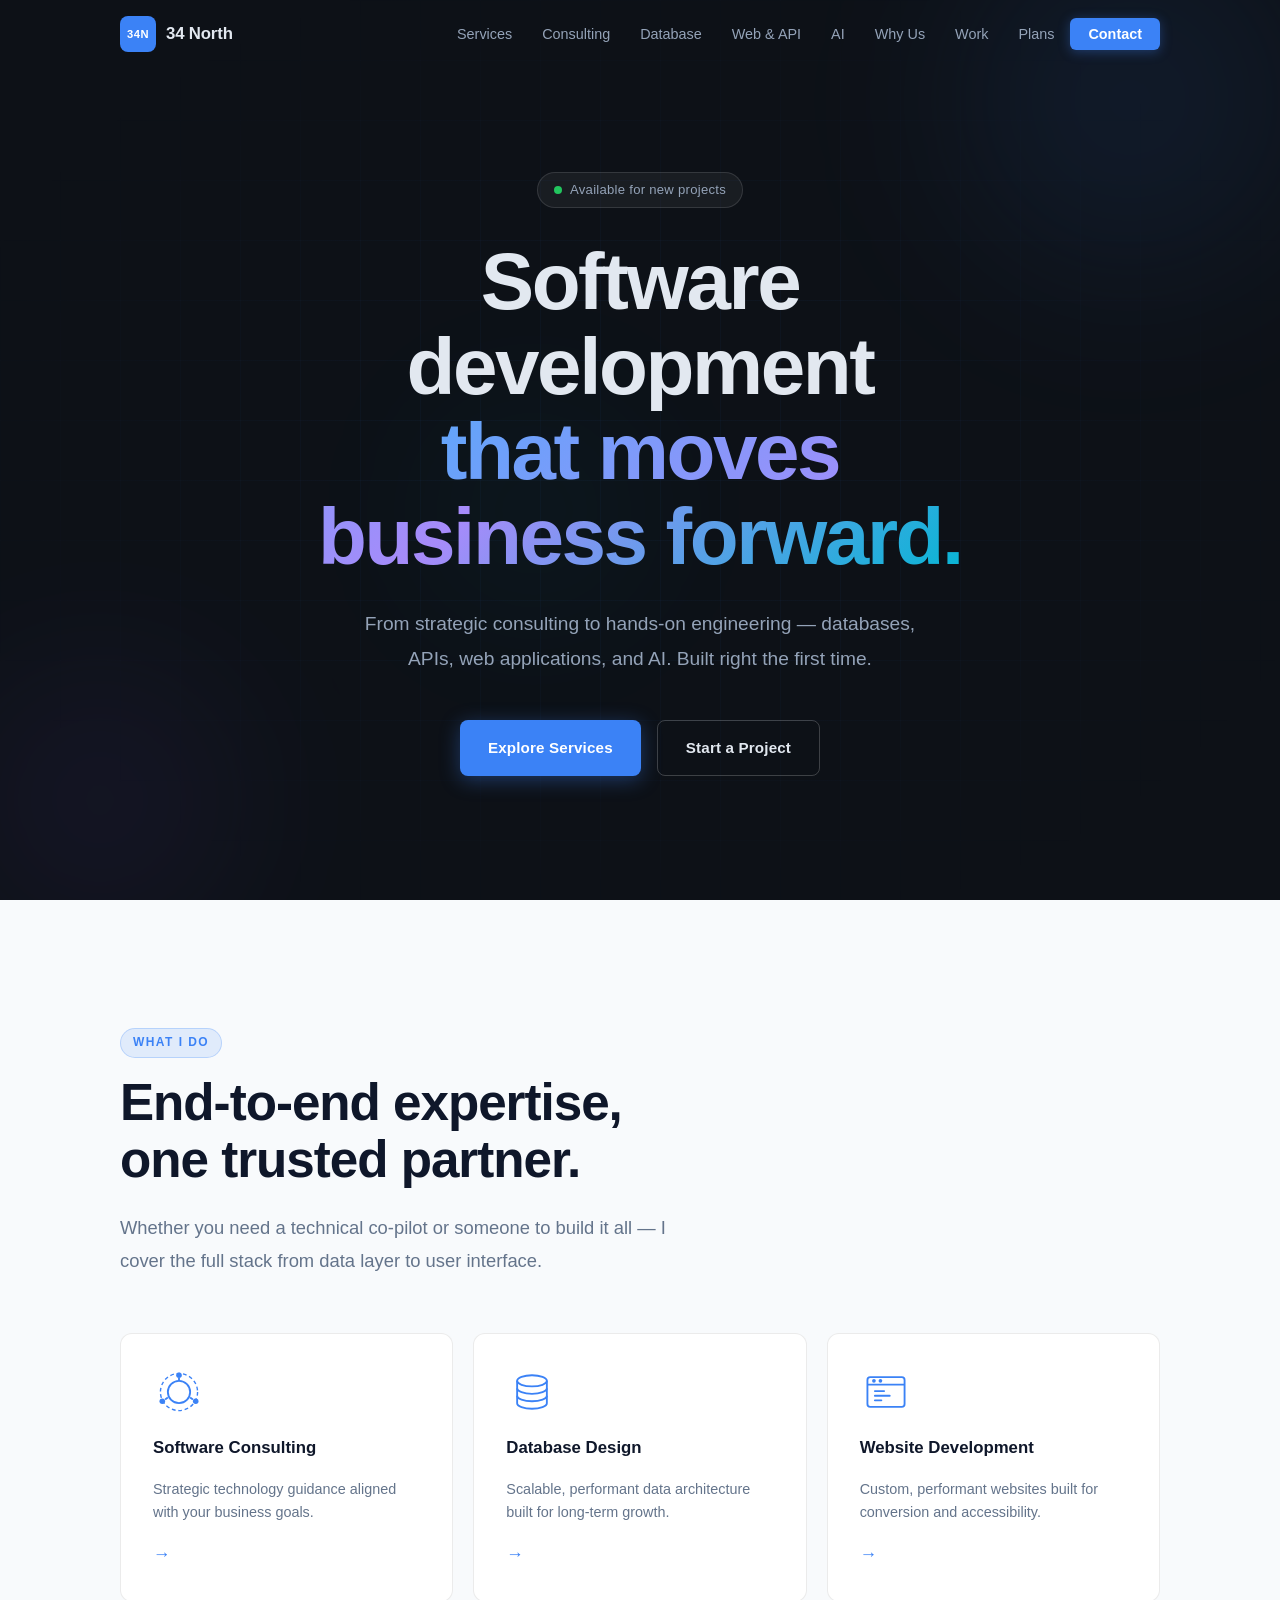
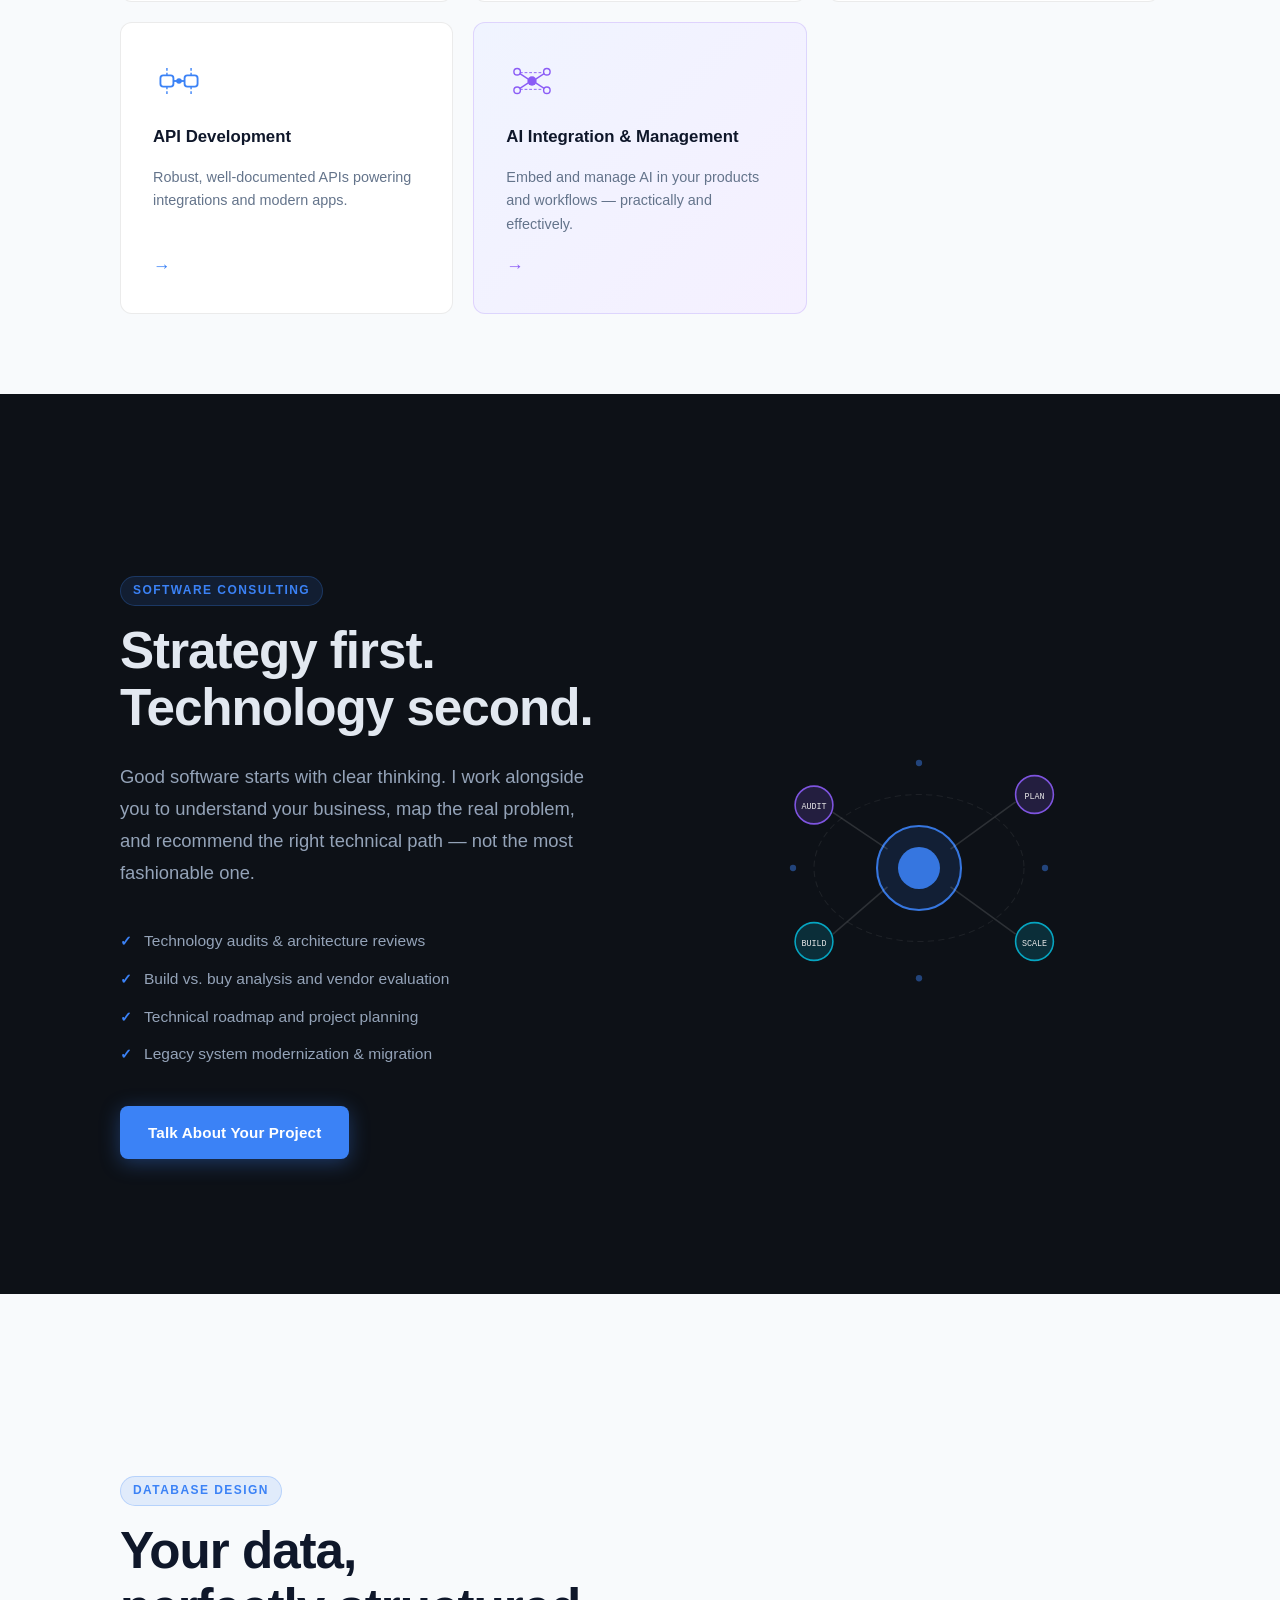
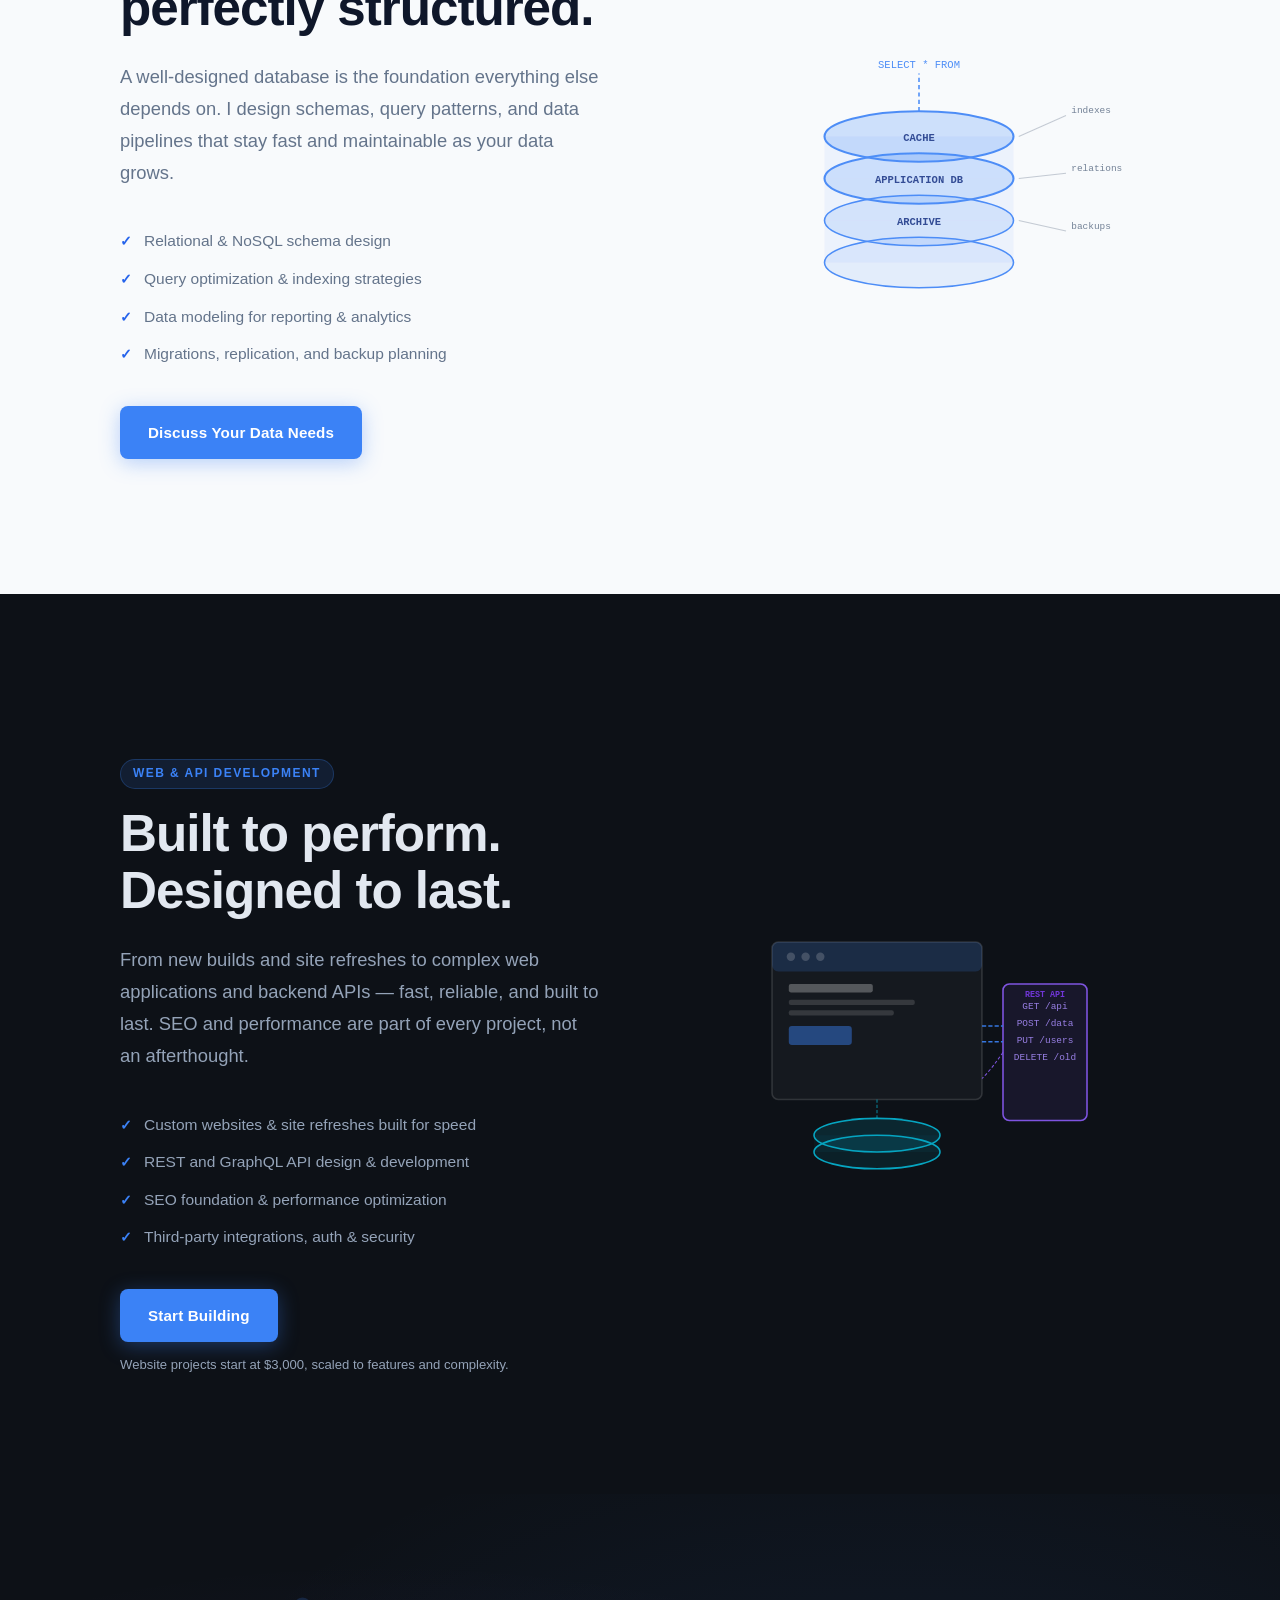
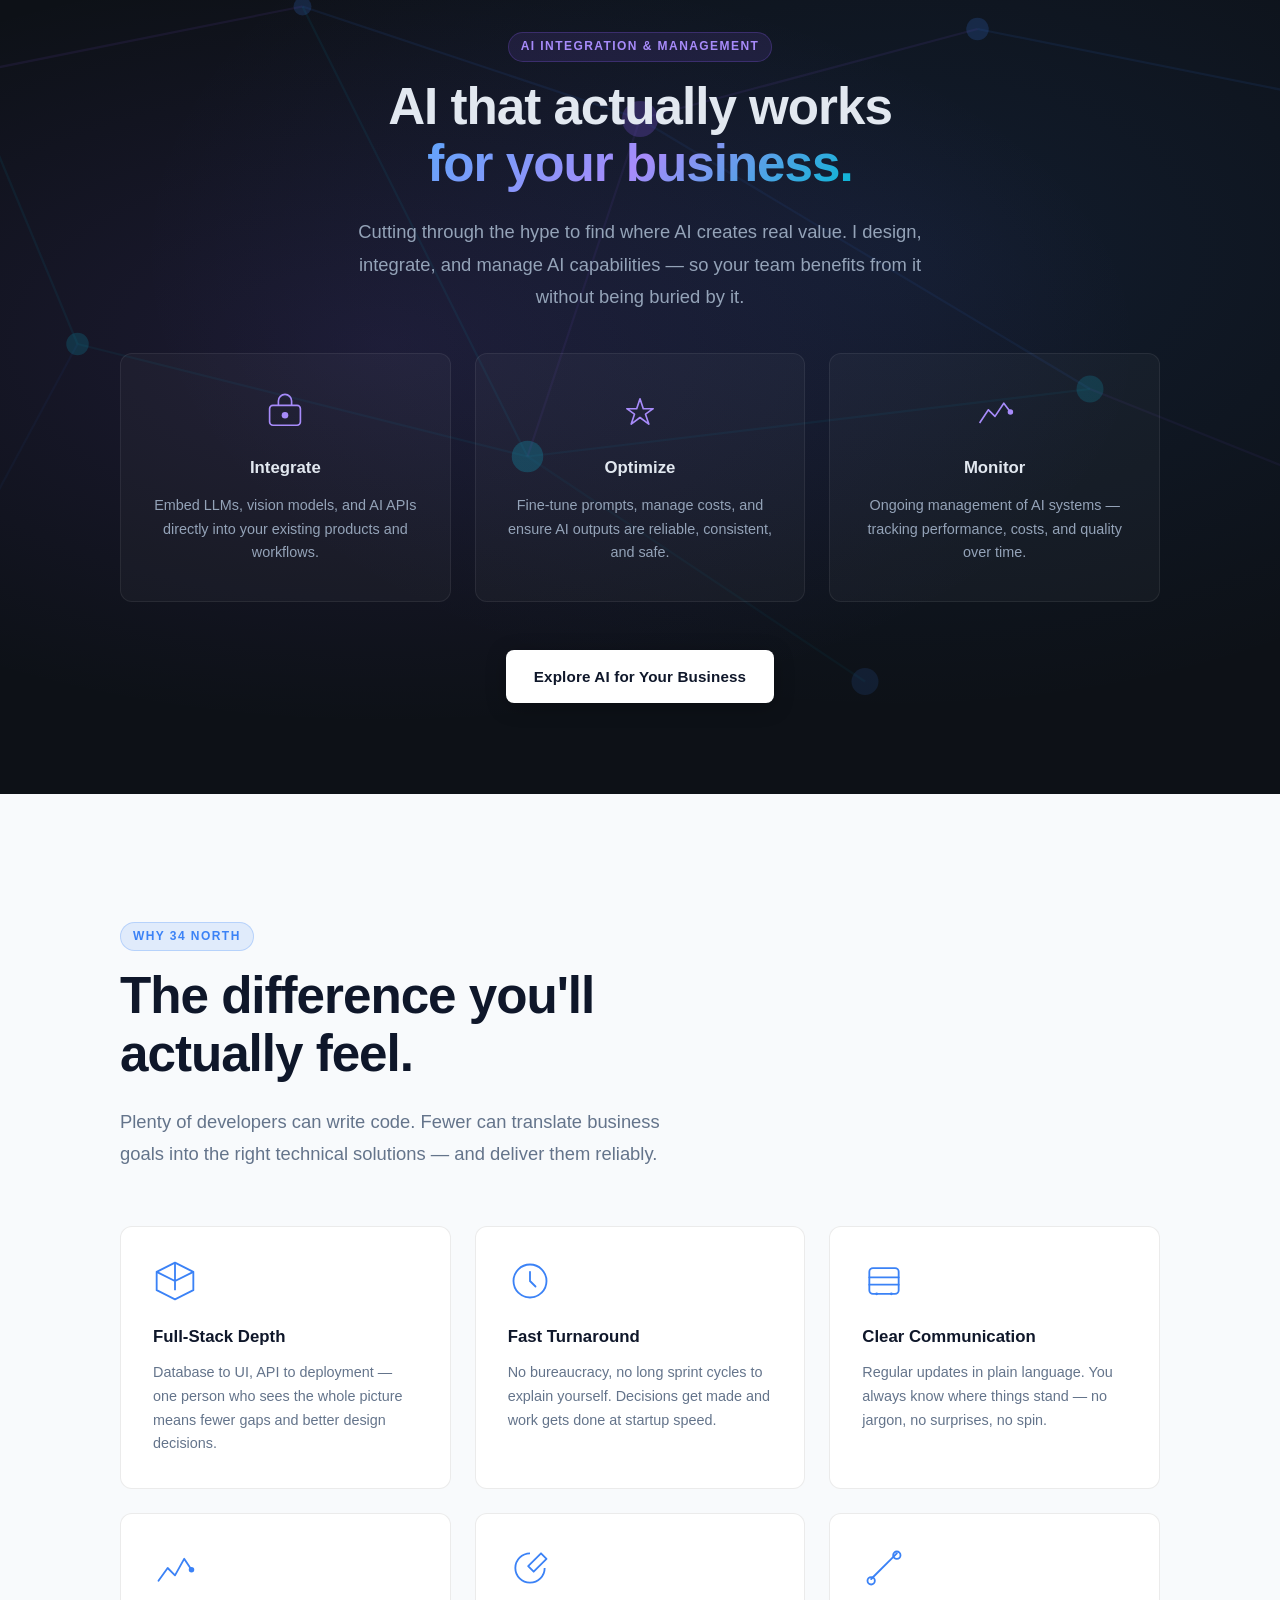
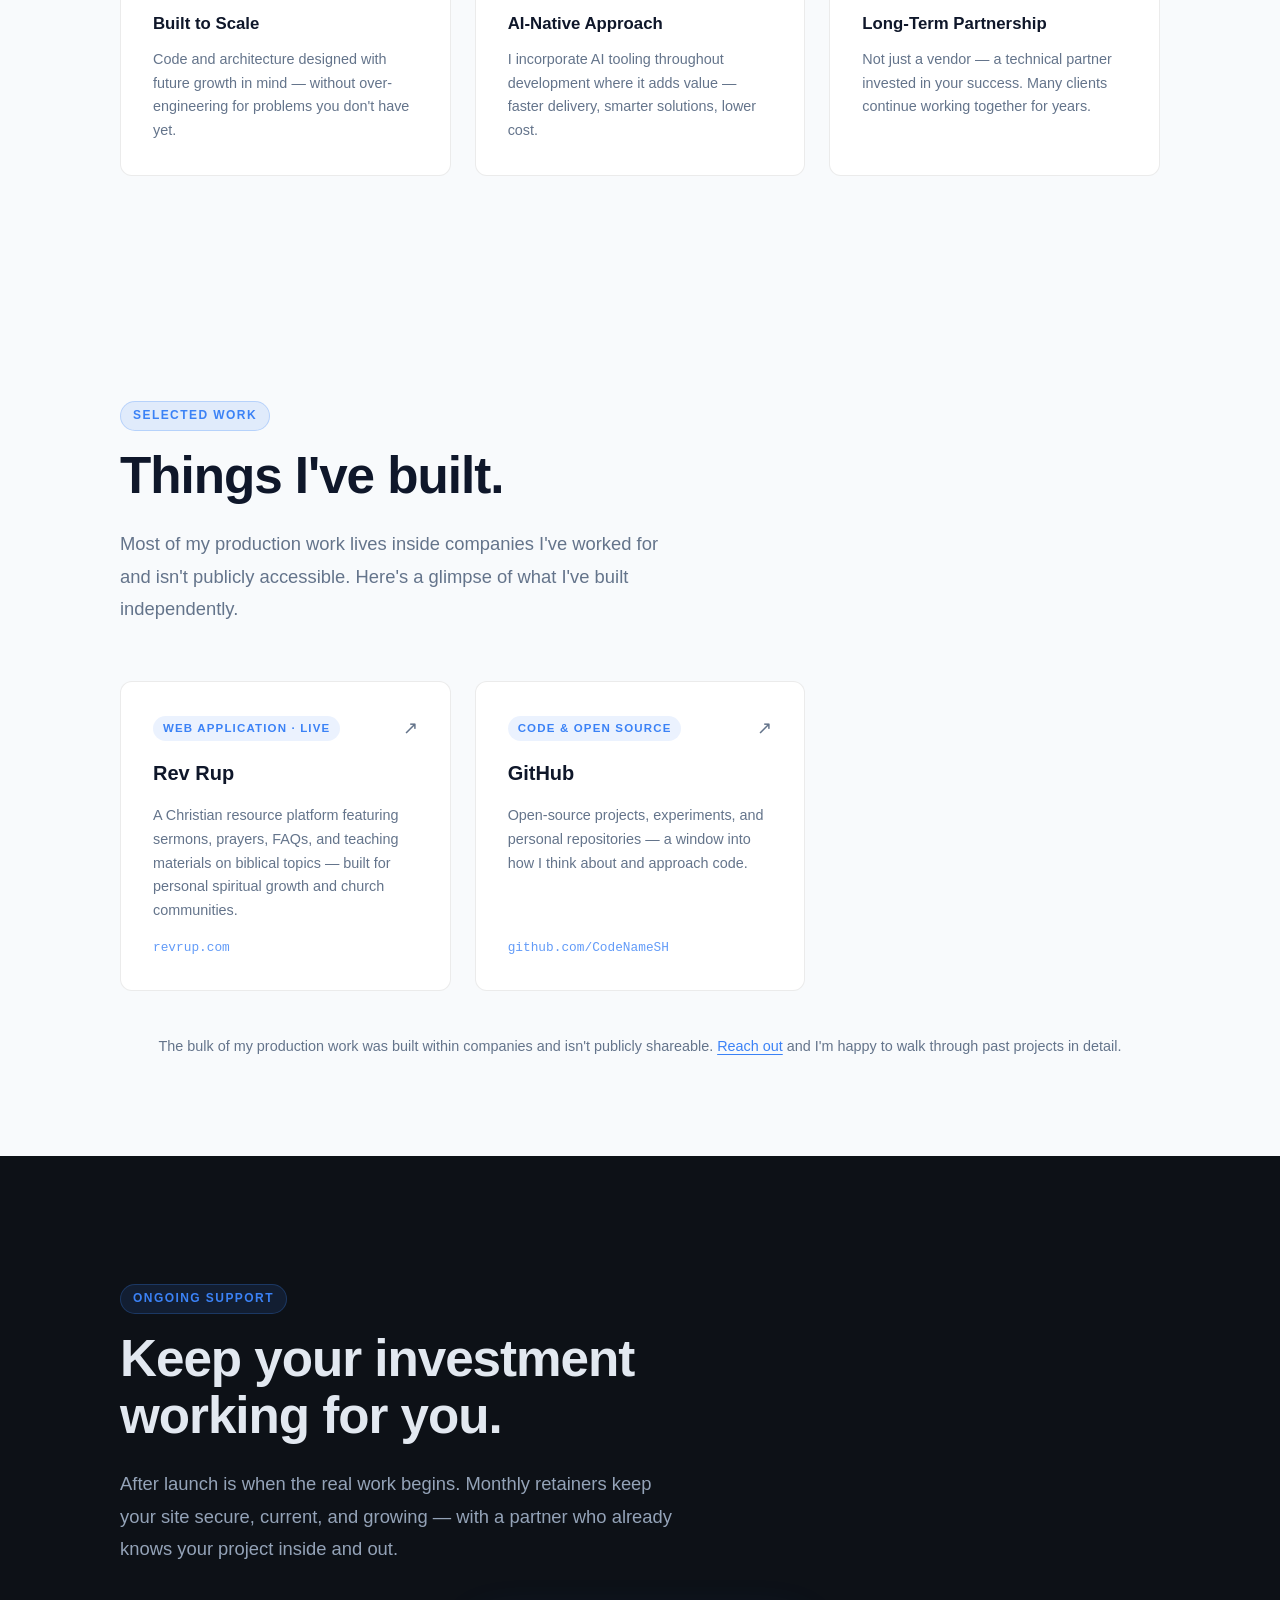
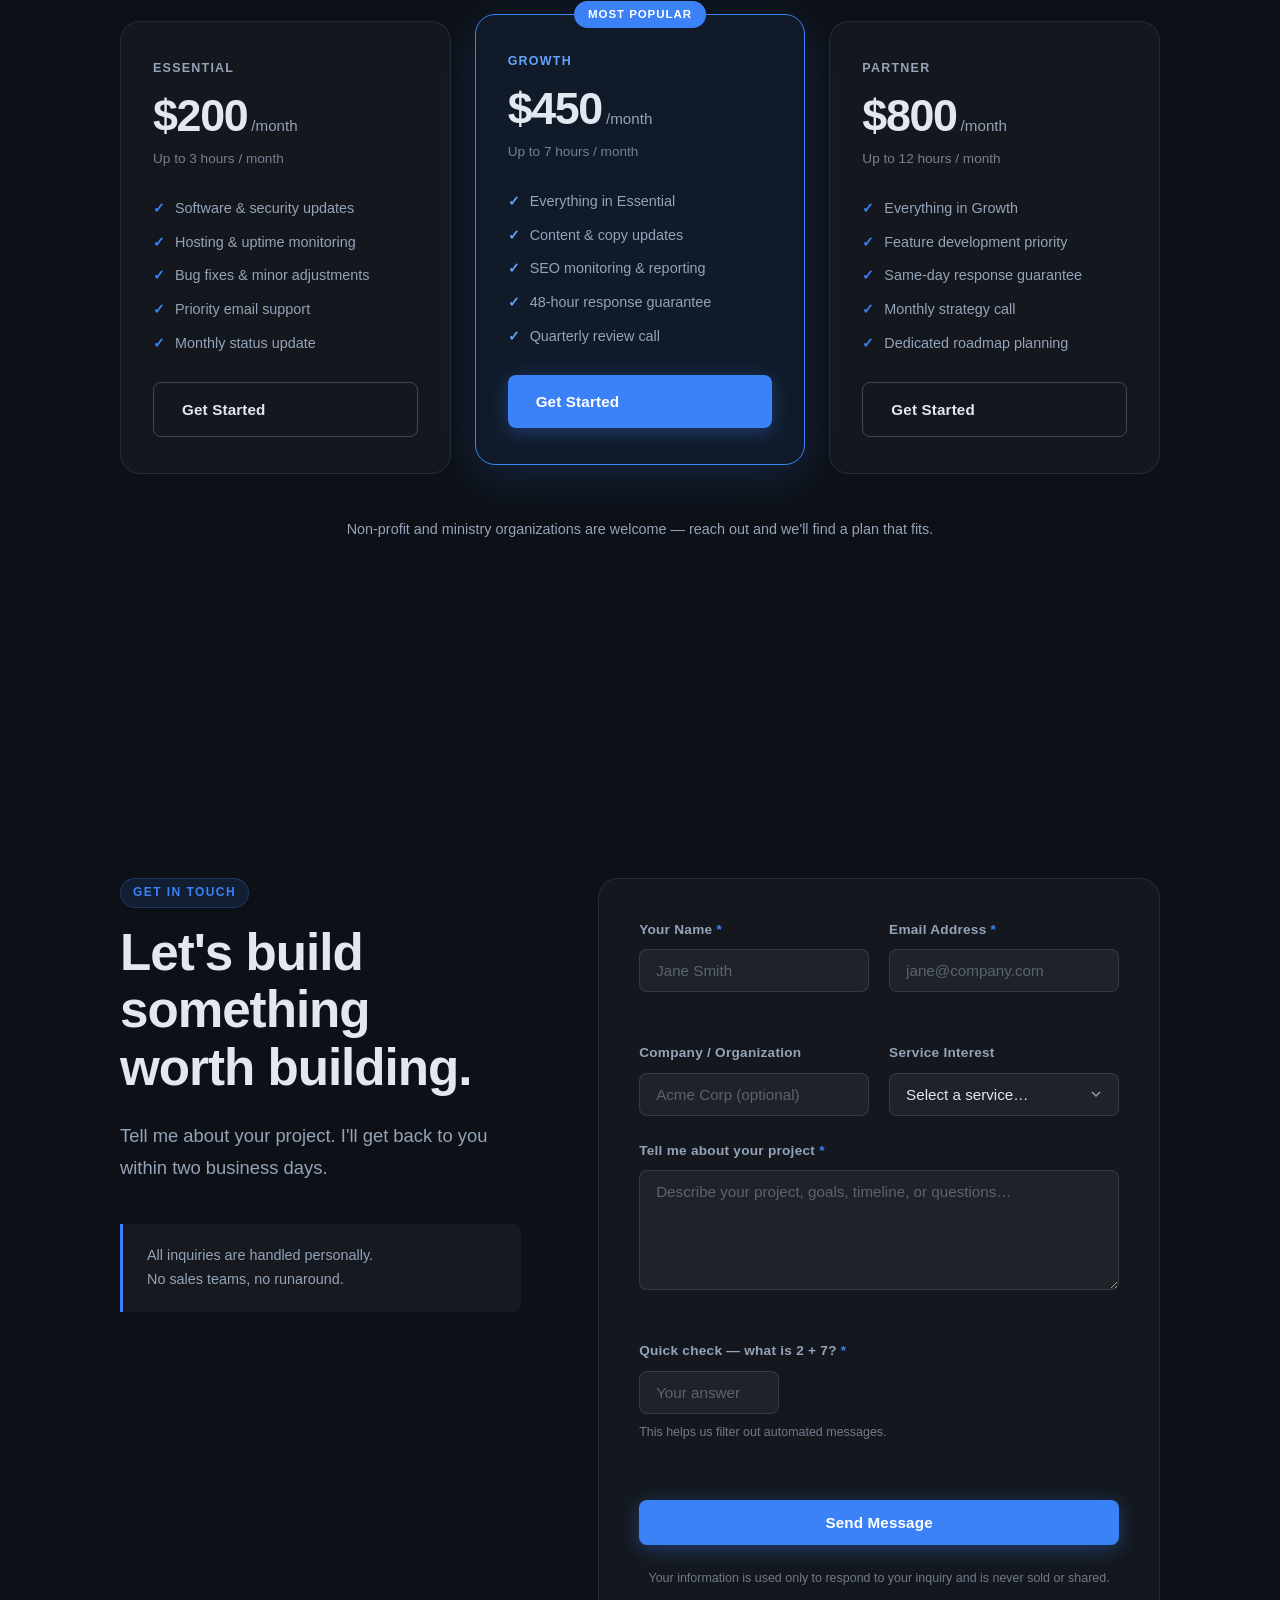
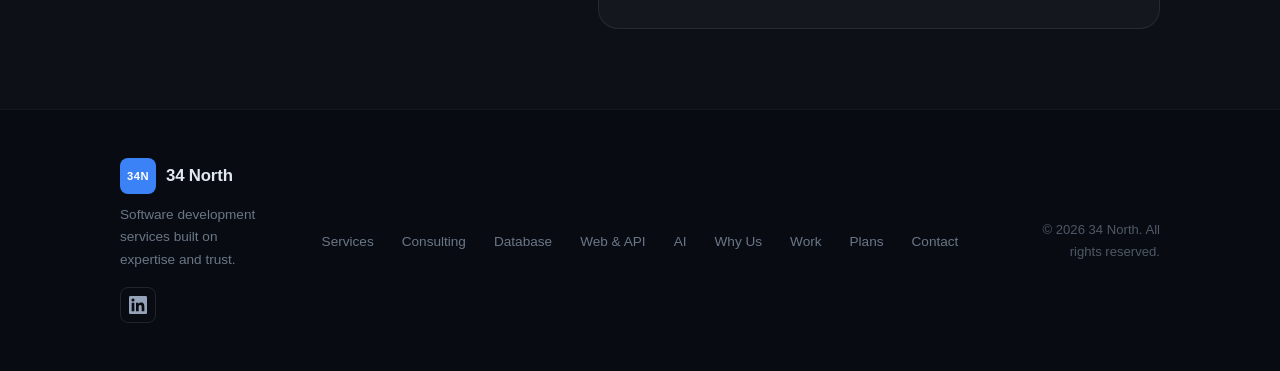
<file: index.html>
<!DOCTYPE html>
<html lang="en">
<head>
  <meta charset="UTF-8" />
  <meta name="viewport" content="width=device-width, initial-scale=1.0" />
  <meta name="theme-color" content="#0d1117" />

  <!-- Favicon -->
  <link rel="icon" href="/favicon.svg" type="image/svg+xml" />
  <link rel="icon" href="/favicon.ico" sizes="any" />
  <link rel="apple-touch-icon" href="/apple-touch-icon.png" />

  <!-- Primary SEO -->
  <title>34 North — Software Development, Consulting & AI Integration</title>
  <meta name="description" content="Expert software development services: strategic consulting, database design, website and API development, and AI integration. Turning complex technical challenges into business results." />
  <meta name="keywords" content="software consulting, database design, web development, API development, AI integration, custom software, software engineer for hire" />
  <meta name="author" content="34 North" />
  <link rel="canonical" href="https://34north.net/" />

  <!-- Open Graph / Social -->
  <meta property="og:type" content="website" />
  <meta property="og:url" content="https://34north.net/" />
  <meta property="og:site_name" content="34 North" />
  <meta property="og:title" content="34 North — Software Development, Consulting & AI Integration" />
  <meta property="og:description" content="Expert software development services: strategic consulting, database design, website and API development, and AI integration." />
  <meta property="og:image" content="https://34north.net/og-image.png" />
  <meta property="og:image:width" content="1200" />
  <meta property="og:image:height" content="630" />

  <!-- Twitter Card -->
  <meta name="twitter:card" content="summary_large_image" />
  <meta name="twitter:title" content="34 North — Software Development & AI Integration" />
  <meta name="twitter:description" content="Expert software development services: consulting, database design, web, API, and AI." />
  <meta name="twitter:image" content="https://34north.net/og-image.png" />

  <!-- Structured Data: ProfessionalService -->
  <script type="application/ld+json">
  {
    "@context": "https://schema.org",
    "@type": "ProfessionalService",
    "name": "34 North",
    "url": "https://34north.net",
    "logo": "https://34north.net/logo.png",
    "description": "Expert software development services including strategic consulting, database design, website and API development, and AI integration and management.",
    "priceRange": "$$",
    "areaServed": "Worldwide",
    "availableLanguage": "English",
    "hasOfferCatalog": {
      "@type": "OfferCatalog",
      "name": "Software Development Services",
      "itemListElement": [
        {
          "@type": "Offer",
          "itemOffered": {
            "@type": "Service",
            "name": "Software Consulting",
            "description": "Strategic technology guidance to align software decisions with your business goals."
          }
        },
        {
          "@type": "Offer",
          "itemOffered": {
            "@type": "Service",
            "name": "Database Design",
            "description": "Architecting scalable, performant data systems for long-term growth."
          }
        },
        {
          "@type": "Offer",
          "itemOffered": {
            "@type": "Service",
            "name": "Website Development",
            "description": "Custom websites built for performance, accessibility, and conversion."
          }
        },
        {
          "@type": "Offer",
          "itemOffered": {
            "@type": "Service",
            "name": "API Development",
            "description": "Robust, well-documented APIs that power integrations and modern applications."
          }
        },
        {
          "@type": "Offer",
          "itemOffered": {
            "@type": "Service",
            "name": "AI Integration & Management",
            "description": "Embedding and managing AI capabilities into your products and workflows."
          }
        },
        {
          "@type": "Offer",
          "itemOffered": {
            "@type": "Service",
            "name": "Website Maintenance Retainer",
            "description": "Monthly retainer plans covering software updates, uptime monitoring, bug fixes, and ongoing support. Plans start at $200/month."
          }
        }
      ]
    },
    "contactPoint": {
      "@type": "ContactPoint",
      "contactType": "customer service",
      "availableLanguage": "English"
    }
  }
  </script>

  <!-- FAQ Structured Data for AI search engines -->
  <script type="application/ld+json">
  {
    "@context": "https://schema.org",
    "@type": "FAQPage",
    "mainEntity": [
      {
        "@type": "Question",
        "name": "What software development services does 34 North offer?",
        "acceptedAnswer": {
          "@type": "Answer",
          "text": "34 North offers software consulting, database design, website development, API development, and AI integration and management services."
        }
      },
      {
        "@type": "Question",
        "name": "How can I hire a software developer for my project?",
        "acceptedAnswer": {
          "@type": "Answer",
          "text": "You can reach out through the contact form on this page. Describe your project and we will get back to you promptly to discuss how we can help."
        }
      },
      {
        "@type": "Question",
        "name": "Does 34 North work with AI and machine learning?",
        "acceptedAnswer": {
          "@type": "Answer",
          "text": "Yes. 34 North integrates and manages AI capabilities into existing products and workflows, and helps businesses adopt AI tooling effectively."
        }
      },
      {
        "@type": "Question",
        "name": "How much does a website cost?",
        "acceptedAnswer": {
          "@type": "Answer",
          "text": "Website projects at 34 North start at $3,000, with pricing based on features and complexity. Monthly maintenance retainers start at $200/month."
        }
      },
      {
        "@type": "Question",
        "name": "Does 34 North offer ongoing website maintenance?",
        "acceptedAnswer": {
          "@type": "Answer",
          "text": "Yes. 34 North offers monthly retainer plans starting at $200/month, covering maintenance, security updates, and ongoing support. Higher tiers include additional hours, SEO monitoring, and quarterly strategy calls."
        }
      }
    ]
  }
  </script>

  <link rel="stylesheet" href="styles.css" />
</head>
<body>

  <!-- ─── Navigation ─────────────────────────────────────────────── -->
  <header class="site-header" role="banner">
    <nav class="nav-inner" aria-label="Main navigation">
      <a href="#hero" class="nav-logo" aria-label="34 North — home">
        <span class="logo-mark">34N</span>
        <span class="logo-text">34 North</span>
      </a>

      <ul class="nav-links" role="list">
        <li><a href="#services">Services</a></li>
        <li><a href="#consulting">Consulting</a></li>
        <li><a href="#database">Database</a></li>
        <li><a href="#web-api">Web &amp; API</a></li>
        <li><a href="#ai">AI</a></li>
        <li><a href="#why-us">Why Us</a></li>
        <li><a href="#work">Work</a></li>
        <li><a href="#plans">Plans</a></li>
        <li><a href="#contact" class="nav-cta">Contact</a></li>
      </ul>

      <button class="hamburger" aria-label="Open menu" aria-expanded="false" aria-controls="mobile-menu">
        <span class="bar"></span>
        <span class="bar"></span>
        <span class="bar"></span>
      </button>
    </nav>
  </header>

  <!-- ─── Mobile Menu ────────────────────────────────────────────── -->
  <div class="mobile-menu" id="mobile-menu" aria-hidden="true" role="dialog" aria-label="Mobile navigation">
    <button class="mobile-menu-close" aria-label="Close menu">&times;</button>
    <ul role="list">
      <li><a href="#services">Services</a></li>
      <li><a href="#consulting">Consulting</a></li>
      <li><a href="#database">Database</a></li>
      <li><a href="#web-api">Web &amp; API</a></li>
      <li><a href="#ai">AI</a></li>
      <li><a href="#why-us">Why Us</a></li>
      <li><a href="#work">Work</a></li>
      <li><a href="#plans">Plans</a></li>
      <li><a href="#contact" class="mobile-cta">Get In Touch</a></li>
    </ul>
  </div>
  <div class="mobile-overlay" aria-hidden="true"></div>

  <main id="main-content">

    <!-- ─── 1. Hero ────────────────────────────────────────────────── -->
    <section id="hero" class="section section--dark section--hero" aria-labelledby="hero-heading">
      <div class="hero-bg-grid" aria-hidden="true"></div>
      <div class="hero-orbs" aria-hidden="true">
        <div class="orb orb-1"></div>
        <div class="orb orb-2"></div>
        <div class="orb orb-3"></div>
      </div>
      <div class="container hero-content">
        <div class="hero-badge reveal">
          <span class="badge-dot"></span>Available for new projects
        </div>
        <h1 id="hero-heading" class="hero-heading reveal reveal--delay-1">
          Software development<br />
          <span class="gradient-text">that moves business forward.</span>
        </h1>
        <p class="hero-sub reveal reveal--delay-2">
          From strategic consulting to hands-on engineering — databases, APIs,
          web applications, and AI. Built right the first time.
        </p>
        <div class="hero-actions reveal reveal--delay-3">
          <a href="#services" class="btn btn--primary">Explore Services</a>
          <a href="#contact" class="btn btn--ghost">Start a Project</a>
        </div>
      </div>
    </section>

    <!-- ─── 2. Services Overview ───────────────────────────────────── -->
    <section id="services" class="section section--light" aria-labelledby="services-heading">
      <div class="container">
        <div class="section-label reveal">What I Do</div>
        <h2 id="services-heading" class="section-heading reveal reveal--delay-1">
          End-to-end expertise,<br />one trusted partner.
        </h2>
        <p class="section-sub reveal reveal--delay-2">
          Whether you need a technical co-pilot or someone to build it all — I cover
          the full stack from data layer to user interface.
        </p>

        <div class="services-grid">
          <a href="#consulting" class="service-card reveal reveal--delay-1" aria-label="Software Consulting">
            <div class="service-card__icon" aria-hidden="true">
              <!-- Strategy icon -->
              <svg viewBox="0 0 56 56" fill="none" xmlns="http://www.w3.org/2000/svg">
                <circle cx="28" cy="28" r="12" stroke="currentColor" stroke-width="2"/>
                <circle cx="28" cy="28" r="20" stroke="currentColor" stroke-width="1.5" stroke-dasharray="4 3"/>
                <circle cx="28" cy="10" r="3" fill="currentColor"/>
                <circle cx="10" cy="38" r="3" fill="currentColor"/>
                <circle cx="46" cy="38" r="3" fill="currentColor"/>
                <line x1="28" y1="13" x2="28" y2="16" stroke="currentColor" stroke-width="2"/>
                <line x1="13" y1="36" x2="16" y2="34" stroke="currentColor" stroke-width="2"/>
                <line x1="43" y1="36" x2="40" y2="34" stroke="currentColor" stroke-width="2"/>
              </svg>
            </div>
            <h3 class="service-card__title">Software Consulting</h3>
            <p class="service-card__desc">Strategic technology guidance aligned with your business goals.</p>
            <span class="service-card__arrow" aria-hidden="true">→</span>
          </a>

          <a href="#database" class="service-card reveal reveal--delay-2" aria-label="Database Design">
            <div class="service-card__icon" aria-hidden="true">
              <!-- Database icon -->
              <svg viewBox="0 0 56 56" fill="none" xmlns="http://www.w3.org/2000/svg">
                <ellipse cx="28" cy="16" rx="16" ry="6" stroke="currentColor" stroke-width="2"/>
                <path d="M12 16v8c0 3.314 7.163 6 16 6s16-2.686 16-6v-8" stroke="currentColor" stroke-width="2"/>
                <path d="M12 24v8c0 3.314 7.163 6 16 6s16-2.686 16-6v-8" stroke="currentColor" stroke-width="2"/>
                <path d="M12 32v8c0 3.314 7.163 6 16 6s16-2.686 16-6v-8" stroke="currentColor" stroke-width="2"/>
              </svg>
            </div>
            <h3 class="service-card__title">Database Design</h3>
            <p class="service-card__desc">Scalable, performant data architecture built for long-term growth.</p>
            <span class="service-card__arrow" aria-hidden="true">→</span>
          </a>

          <a href="#web-api" class="service-card reveal reveal--delay-3" aria-label="Website Development">
            <div class="service-card__icon" aria-hidden="true">
              <!-- Browser icon -->
              <svg viewBox="0 0 56 56" fill="none" xmlns="http://www.w3.org/2000/svg">
                <rect x="8" y="12" width="40" height="32" rx="3" stroke="currentColor" stroke-width="2"/>
                <line x1="8" y1="20" x2="48" y2="20" stroke="currentColor" stroke-width="2"/>
                <circle cx="15" cy="16" r="2" fill="currentColor"/>
                <circle cx="22" cy="16" r="2" fill="currentColor"/>
                <rect x="15" y="26" width="12" height="2" rx="1" fill="currentColor"/>
                <rect x="15" y="31" width="18" height="2" rx="1" fill="currentColor"/>
                <rect x="15" y="36" width="9" height="2" rx="1" fill="currentColor"/>
              </svg>
            </div>
            <h3 class="service-card__title">Website Development</h3>
            <p class="service-card__desc">Custom, performant websites built for conversion and accessibility.</p>
            <span class="service-card__arrow" aria-hidden="true">→</span>
          </a>

          <a href="#web-api" class="service-card reveal reveal--delay-4" aria-label="API Development">
            <div class="service-card__icon" aria-hidden="true">
              <!-- API / connect icon -->
              <svg viewBox="0 0 56 56" fill="none" xmlns="http://www.w3.org/2000/svg">
                <rect x="8" y="22" width="14" height="12" rx="3" stroke="currentColor" stroke-width="2"/>
                <rect x="34" y="22" width="14" height="12" rx="3" stroke="currentColor" stroke-width="2"/>
                <line x1="22" y1="28" x2="34" y2="28" stroke="currentColor" stroke-width="2"/>
                <circle cx="28" cy="28" r="3" fill="currentColor"/>
                <line x1="15" y1="22" x2="15" y2="14" stroke="currentColor" stroke-width="1.5" stroke-dasharray="3 2"/>
                <line x1="41" y1="22" x2="41" y2="14" stroke="currentColor" stroke-width="1.5" stroke-dasharray="3 2"/>
                <line x1="15" y1="34" x2="15" y2="42" stroke="currentColor" stroke-width="1.5" stroke-dasharray="3 2"/>
                <line x1="41" y1="34" x2="41" y2="42" stroke="currentColor" stroke-width="1.5" stroke-dasharray="3 2"/>
              </svg>
            </div>
            <h3 class="service-card__title">API Development</h3>
            <p class="service-card__desc">Robust, well-documented APIs powering integrations and modern apps.</p>
            <span class="service-card__arrow" aria-hidden="true">→</span>
          </a>

          <a href="#ai" class="service-card service-card--featured reveal reveal--delay-5" aria-label="AI Integration">
            <div class="service-card__icon" aria-hidden="true">
              <!-- Neural network icon -->
              <svg viewBox="0 0 56 56" fill="none" xmlns="http://www.w3.org/2000/svg">
                <circle cx="28" cy="28" r="5" fill="currentColor"/>
                <circle cx="12" cy="18" r="3.5" stroke="currentColor" stroke-width="1.5"/>
                <circle cx="44" cy="18" r="3.5" stroke="currentColor" stroke-width="1.5"/>
                <circle cx="12" cy="38" r="3.5" stroke="currentColor" stroke-width="1.5"/>
                <circle cx="44" cy="38" r="3.5" stroke="currentColor" stroke-width="1.5"/>
                <line x1="15" y1="20" x2="24" y2="26" stroke="currentColor" stroke-width="1.5"/>
                <line x1="41" y1="20" x2="32" y2="26" stroke="currentColor" stroke-width="1.5"/>
                <line x1="15" y1="36" x2="24" y2="30" stroke="currentColor" stroke-width="1.5"/>
                <line x1="41" y1="36" x2="32" y2="30" stroke="currentColor" stroke-width="1.5"/>
                <line x1="15" y1="19" x2="41" y2="19" stroke="currentColor" stroke-width="1" stroke-dasharray="3 2"/>
                <line x1="15" y1="37" x2="41" y2="37" stroke="currentColor" stroke-width="1" stroke-dasharray="3 2"/>
              </svg>
            </div>
            <h3 class="service-card__title">AI Integration &amp; Management</h3>
            <p class="service-card__desc">Embed and manage AI in your products and workflows — practically and effectively.</p>
            <span class="service-card__arrow" aria-hidden="true">→</span>
          </a>
        </div>
      </div>
    </section>

    <!-- ─── 3. Software Consulting ────────────────────────────────── -->
    <section id="consulting" class="section section--dark section--split" aria-labelledby="consulting-heading">
      <div class="container split-layout">
        <div class="split-content">
          <div class="section-label reveal">Software Consulting</div>
          <h2 id="consulting-heading" class="section-heading section-heading--light reveal reveal--delay-1">
            Strategy first.<br />Technology second.
          </h2>
          <p class="section-sub section-sub--light reveal reveal--delay-2">
            Good software starts with clear thinking. I work alongside you to
            understand your business, map the real problem, and recommend the
            right technical path — not the most fashionable one.
          </p>
          <ul class="feature-list reveal reveal--delay-3">
            <li>
              <span class="feature-check" aria-hidden="true">✓</span>
              Technology audits &amp; architecture reviews
            </li>
            <li>
              <span class="feature-check" aria-hidden="true">✓</span>
              Build vs. buy analysis and vendor evaluation
            </li>
            <li>
              <span class="feature-check" aria-hidden="true">✓</span>
              Technical roadmap and project planning
            </li>
            <li>
              <span class="feature-check" aria-hidden="true">✓</span>
              Legacy system modernization &amp; migration
            </li>
          </ul>
          <a href="#contact" class="btn btn--primary reveal reveal--delay-4">Talk About Your Project</a>
        </div>
        <div class="split-visual" aria-hidden="true">
          <!-- Consulting SVG illustration -->
          <svg class="illustration" viewBox="0 0 400 360" fill="none" xmlns="http://www.w3.org/2000/svg">
            <!-- Central hub -->
            <circle cx="200" cy="180" r="40" fill="rgba(59,130,246,0.15)" stroke="#3b82f6" stroke-width="2"/>
            <circle cx="200" cy="180" r="20" fill="#3b82f6"/>
            <!-- Orbit ring -->
            <ellipse cx="200" cy="180" rx="100" ry="70" stroke="rgba(255,255,255,0.08)" stroke-width="1" stroke-dasharray="6 4"/>
            <!-- Satellite nodes -->
            <circle cx="100" cy="120" r="18" fill="rgba(139,92,246,0.2)" stroke="#8b5cf6" stroke-width="1.5"/>
            <circle cx="310" cy="110" r="18" fill="rgba(139,92,246,0.2)" stroke="#8b5cf6" stroke-width="1.5"/>
            <circle cx="100" cy="250" r="18" fill="rgba(6,182,212,0.2)" stroke="#06b6d4" stroke-width="1.5"/>
            <circle cx="310" cy="250" r="18" fill="rgba(6,182,212,0.2)" stroke="#06b6d4" stroke-width="1.5"/>
            <!-- Connection lines -->
            <line x1="118" y1="127" x2="170" y2="162" stroke="rgba(255,255,255,0.15)" stroke-width="1.5"/>
            <line x1="292" y1="117" x2="230" y2="162" stroke="rgba(255,255,255,0.15)" stroke-width="1.5"/>
            <line x1="118" y1="243" x2="170" y2="198" stroke="rgba(255,255,255,0.15)" stroke-width="1.5"/>
            <line x1="292" y1="243" x2="230" y2="198" stroke="rgba(255,255,255,0.15)" stroke-width="1.5"/>
            <!-- Labels inside nodes -->
            <text x="100" y="124" text-anchor="middle" fill="white" font-size="8" font-family="monospace">AUDIT</text>
            <text x="310" y="114" text-anchor="middle" fill="white" font-size="8" font-family="monospace">PLAN</text>
            <text x="100" y="254" text-anchor="middle" fill="white" font-size="8" font-family="monospace">BUILD</text>
            <text x="310" y="254" text-anchor="middle" fill="white" font-size="8" font-family="monospace">SCALE</text>
            <!-- Decorative dots -->
            <circle cx="200" cy="80" r="3" fill="rgba(59,130,246,0.5)"/>
            <circle cx="320" cy="180" r="3" fill="rgba(59,130,246,0.5)"/>
            <circle cx="80" cy="180" r="3" fill="rgba(59,130,246,0.5)"/>
            <circle cx="200" cy="285" r="3" fill="rgba(59,130,246,0.5)"/>
          </svg>
        </div>
      </div>
    </section>

    <!-- ─── 4. Database Design ────────────────────────────────────── -->
    <section id="database" class="section section--light section--split section--reverse" aria-labelledby="database-heading">
      <div class="container split-layout">
        <div class="split-visual" aria-hidden="true">
          <!-- Database SVG illustration -->
          <svg class="illustration illustration--light" viewBox="0 0 400 360" fill="none" xmlns="http://www.w3.org/2000/svg">
            <!-- Stack of discs representing DB layers -->
            <ellipse cx="200" cy="270" rx="90" ry="24" fill="rgba(59,130,246,0.12)" stroke="#3b82f6" stroke-width="1.5"/>
            <rect x="110" y="230" width="180" height="40" fill="rgba(59,130,246,0.07)"/>
            <ellipse cx="200" cy="230" rx="90" ry="24" fill="rgba(59,130,246,0.15)" stroke="#3b82f6" stroke-width="1.5"/>
            <rect x="110" y="190" width="180" height="40" fill="rgba(59,130,246,0.07)"/>
            <ellipse cx="200" cy="190" rx="90" ry="24" fill="rgba(59,130,246,0.2)" stroke="#3b82f6" stroke-width="2"/>
            <rect x="110" y="150" width="180" height="40" fill="rgba(59,130,246,0.07)"/>
            <ellipse cx="200" cy="150" rx="90" ry="24" fill="rgba(59,130,246,0.25)" stroke="#3b82f6" stroke-width="2"/>
            <!-- Query lines floating up -->
            <line x1="200" y1="126" x2="200" y2="90" stroke="#3b82f6" stroke-width="1.5" stroke-dasharray="4 3"/>
            <text x="200" y="85" text-anchor="middle" fill="#3b82f6" font-size="10" font-family="monospace">SELECT * FROM</text>
            <!-- Side annotations -->
            <line x1="295" y1="150" x2="340" y2="130" stroke="rgba(100,116,139,0.4)" stroke-width="1"/>
            <text x="345" y="128" fill="#64748b" font-size="9" font-family="monospace">indexes</text>
            <line x1="295" y1="190" x2="340" y2="185" stroke="rgba(100,116,139,0.4)" stroke-width="1"/>
            <text x="345" y="183" fill="#64748b" font-size="9" font-family="monospace">relations</text>
            <line x1="295" y1="230" x2="340" y2="240" stroke="rgba(100,116,139,0.4)" stroke-width="1"/>
            <text x="345" y="238" fill="#64748b" font-size="9" font-family="monospace">backups</text>
            <!-- Labels on discs -->
            <text x="200" y="154" text-anchor="middle" fill="#1e3a8a" font-size="10" font-family="monospace" font-weight="bold">CACHE</text>
            <text x="200" y="194" text-anchor="middle" fill="#1e3a8a" font-size="10" font-family="monospace" font-weight="bold">APPLICATION DB</text>
            <text x="200" y="234" text-anchor="middle" fill="#1e3a8a" font-size="10" font-family="monospace" font-weight="bold">ARCHIVE</text>
          </svg>
        </div>
        <div class="split-content">
          <div class="section-label reveal">Database Design</div>
          <h2 id="database-heading" class="section-heading reveal reveal--delay-1">
            Your data,<br />perfectly structured.
          </h2>
          <p class="section-sub reveal reveal--delay-2">
            A well-designed database is the foundation everything else depends on.
            I design schemas, query patterns, and data pipelines that stay fast
            and maintainable as your data grows.
          </p>
          <ul class="feature-list feature-list--dark reveal reveal--delay-3">
            <li>
              <span class="feature-check feature-check--dark" aria-hidden="true">✓</span>
              Relational &amp; NoSQL schema design
            </li>
            <li>
              <span class="feature-check feature-check--dark" aria-hidden="true">✓</span>
              Query optimization &amp; indexing strategies
            </li>
            <li>
              <span class="feature-check feature-check--dark" aria-hidden="true">✓</span>
              Data modeling for reporting &amp; analytics
            </li>
            <li>
              <span class="feature-check feature-check--dark" aria-hidden="true">✓</span>
              Migrations, replication, and backup planning
            </li>
          </ul>
          <a href="#contact" class="btn btn--primary reveal reveal--delay-4">Discuss Your Data Needs</a>
        </div>
      </div>
    </section>

    <!-- ─── 5. Web & API Development ──────────────────────────────── -->
    <section id="web-api" class="section section--dark section--split" aria-labelledby="webapi-heading">
      <div class="container split-layout">
        <div class="split-content">
          <div class="section-label reveal">Web &amp; API Development</div>
          <h2 id="webapi-heading" class="section-heading section-heading--light reveal reveal--delay-1">
            Built to perform.<br />Designed to last.
          </h2>
          <p class="section-sub section-sub--light reveal reveal--delay-2">
            From new builds and site refreshes to complex web applications and
            backend APIs — fast, reliable, and built to last. SEO and
            performance are part of every project, not an afterthought.
          </p>
          <ul class="feature-list reveal reveal--delay-3">
            <li>
              <span class="feature-check" aria-hidden="true">✓</span>
              Custom websites &amp; site refreshes built for speed
            </li>
            <li>
              <span class="feature-check" aria-hidden="true">✓</span>
              REST and GraphQL API design &amp; development
            </li>
            <li>
              <span class="feature-check" aria-hidden="true">✓</span>
              SEO foundation &amp; performance optimization
            </li>
            <li>
              <span class="feature-check" aria-hidden="true">✓</span>
              Third-party integrations, auth &amp; security
            </li>
          </ul>
          <a href="#contact" class="btn btn--primary reveal reveal--delay-4">Start Building</a>
          <p class="pricing-callout reveal reveal--delay-5">Website projects start at $3,000, scaled to features and complexity.</p>
        </div>
        <div class="split-visual" aria-hidden="true">
          <!-- Web/API SVG -->
          <svg class="illustration" viewBox="0 0 400 360" fill="none" xmlns="http://www.w3.org/2000/svg">
            <!-- Browser window -->
            <rect x="60" y="60" width="200" height="150" rx="6" fill="rgba(255,255,255,0.04)" stroke="rgba(255,255,255,0.15)" stroke-width="1.5"/>
            <rect x="60" y="60" width="200" height="28" rx="6" fill="rgba(59,130,246,0.2)"/>
            <circle cx="78" cy="74" r="4" fill="rgba(255,255,255,0.2)"/>
            <circle cx="92" cy="74" r="4" fill="rgba(255,255,255,0.2)"/>
            <circle cx="106" cy="74" r="4" fill="rgba(255,255,255,0.2)"/>
            <!-- Content lines -->
            <rect x="76" y="100" width="80" height="8" rx="2" fill="rgba(255,255,255,0.3)"/>
            <rect x="76" y="115" width="120" height="5" rx="2" fill="rgba(255,255,255,0.15)"/>
            <rect x="76" y="125" width="100" height="5" rx="2" fill="rgba(255,255,255,0.15)"/>
            <rect x="76" y="140" width="60" height="18" rx="3" fill="rgba(59,130,246,0.5)"/>
            <!-- API block -->
            <rect x="280" y="100" width="80" height="130" rx="6" fill="rgba(139,92,246,0.1)" stroke="#8b5cf6" stroke-width="1.5"/>
            <text x="320" y="124" text-anchor="middle" fill="#a78bfa" font-size="9" font-family="monospace">GET /api</text>
            <text x="320" y="140" text-anchor="middle" fill="#a78bfa" font-size="9" font-family="monospace">POST /data</text>
            <text x="320" y="156" text-anchor="middle" fill="#a78bfa" font-size="9" font-family="monospace">PUT /users</text>
            <text x="320" y="172" text-anchor="middle" fill="#a78bfa" font-size="9" font-family="monospace">DELETE /old</text>
            <text x="320" y="112" text-anchor="middle" fill="#7c3aed" font-size="8" font-family="monospace" font-weight="bold">REST API</text>
            <!-- Connection lines browser → API -->
            <path d="M260 140 Q270 140 280 140" stroke="#3b82f6" stroke-width="1.5" stroke-dasharray="4 2"/>
            <path d="M260 155 Q270 155 280 155" stroke="#3b82f6" stroke-width="1.5" stroke-dasharray="4 2"/>
            <!-- Return arrows -->
            <path d="M280 165 Q270 180 260 190" stroke="#8b5cf6" stroke-width="1" stroke-dasharray="3 2"/>
            <!-- Database below -->
            <ellipse cx="160" cy="260" rx="60" ry="16" fill="rgba(6,182,212,0.1)" stroke="#06b6d4" stroke-width="1.5"/>
            <rect x="100" y="244" width="120" height="16" fill="rgba(6,182,212,0.05)"/>
            <ellipse cx="160" cy="244" rx="60" ry="16" fill="rgba(6,182,212,0.15)" stroke="#06b6d4" stroke-width="1.5"/>
            <!-- Link browser to DB -->
            <line x1="160" y1="210" x2="160" y2="228" stroke="rgba(6,182,212,0.5)" stroke-width="1.5" stroke-dasharray="3 2"/>
          </svg>
        </div>
      </div>
    </section>

    <!-- ─── 6. AI Integration ─────────────────────────────────────── -->
    <section id="ai" class="section section--ai" aria-labelledby="ai-heading">
      <div class="container ai-content">
        <div class="section-label section-label--ai reveal">AI Integration &amp; Management</div>
        <h2 id="ai-heading" class="section-heading section-heading--light reveal reveal--delay-1">
          AI that actually works<br />
          <span class="gradient-text">for your business.</span>
        </h2>
        <p class="section-sub section-sub--light ai-sub reveal reveal--delay-2">
          Cutting through the hype to find where AI creates real value. I design,
          integrate, and manage AI capabilities — so your team benefits from it
          without being buried by it.
        </p>

        <div class="ai-pillars reveal reveal--delay-3">
          <div class="ai-pillar">
            <div class="ai-pillar__icon" aria-hidden="true">
              <svg viewBox="0 0 40 40" fill="none">
                <rect x="6" y="14" width="28" height="18" rx="3" stroke="currentColor" stroke-width="1.5"/>
                <path d="M14 14V10a6 6 0 0 1 12 0v4" stroke="currentColor" stroke-width="1.5"/>
                <circle cx="20" cy="23" r="3" fill="currentColor"/>
              </svg>
            </div>
            <h3>Integrate</h3>
            <p>Embed LLMs, vision models, and AI APIs directly into your existing products and workflows.</p>
          </div>
          <div class="ai-pillar">
            <div class="ai-pillar__icon" aria-hidden="true">
              <svg viewBox="0 0 40 40" fill="none">
                <path d="M20 8l3 9h9l-7 5 3 9-8-6-8 6 3-9-7-5h9z" stroke="currentColor" stroke-width="1.5" stroke-linejoin="round"/>
              </svg>
            </div>
            <h3>Optimize</h3>
            <p>Fine-tune prompts, manage costs, and ensure AI outputs are reliable, consistent, and safe.</p>
          </div>
          <div class="ai-pillar">
            <div class="ai-pillar__icon" aria-hidden="true">
              <svg viewBox="0 0 40 40" fill="none">
                <polyline points="6,30 14,18 20,24 28,12 34,20" stroke="currentColor" stroke-width="1.5" stroke-linejoin="round"/>
                <circle cx="34" cy="20" r="2.5" fill="currentColor"/>
              </svg>
            </div>
            <h3>Monitor</h3>
            <p>Ongoing management of AI systems — tracking performance, costs, and quality over time.</p>
          </div>
        </div>
        <a href="#contact" class="btn btn--light reveal reveal--delay-4">Explore AI for Your Business</a>
      </div>
      <!-- Neural network background decoration -->
      <div class="ai-network" aria-hidden="true">
        <svg viewBox="0 0 800 400" fill="none" xmlns="http://www.w3.org/2000/svg" preserveAspectRatio="xMidYMid slice">
          <circle cx="100" cy="80" r="6" fill="rgba(139,92,246,0.3)"/>
          <circle cx="250" cy="50" r="4" fill="rgba(59,130,246,0.3)"/>
          <circle cx="400" cy="100" r="8" fill="rgba(139,92,246,0.4)"/>
          <circle cx="550" cy="60" r="5" fill="rgba(59,130,246,0.3)"/>
          <circle cx="700" cy="90" r="6" fill="rgba(139,92,246,0.3)"/>
          <circle cx="150" cy="200" r="5" fill="rgba(6,182,212,0.3)"/>
          <circle cx="350" cy="250" r="7" fill="rgba(6,182,212,0.4)"/>
          <circle cx="600" cy="220" r="6" fill="rgba(6,182,212,0.3)"/>
          <circle cx="750" cy="280" r="4" fill="rgba(139,92,246,0.3)"/>
          <circle cx="80" cy="330" r="5" fill="rgba(59,130,246,0.2)"/>
          <circle cx="500" cy="350" r="6" fill="rgba(59,130,246,0.2)"/>
          <line x1="100" y1="80" x2="250" y2="50" stroke="rgba(139,92,246,0.15)" stroke-width="1"/>
          <line x1="250" y1="50" x2="400" y2="100" stroke="rgba(59,130,246,0.15)" stroke-width="1"/>
          <line x1="400" y1="100" x2="550" y2="60" stroke="rgba(139,92,246,0.15)" stroke-width="1"/>
          <line x1="550" y1="60" x2="700" y2="90" stroke="rgba(59,130,246,0.15)" stroke-width="1"/>
          <line x1="100" y1="80" x2="150" y2="200" stroke="rgba(6,182,212,0.12)" stroke-width="1"/>
          <line x1="250" y1="50" x2="350" y2="250" stroke="rgba(6,182,212,0.12)" stroke-width="1"/>
          <line x1="400" y1="100" x2="350" y2="250" stroke="rgba(139,92,246,0.12)" stroke-width="1"/>
          <line x1="400" y1="100" x2="600" y2="220" stroke="rgba(59,130,246,0.12)" stroke-width="1"/>
          <line x1="700" y1="90" x2="750" y2="280" stroke="rgba(139,92,246,0.1)" stroke-width="1"/>
          <line x1="150" y1="200" x2="350" y2="250" stroke="rgba(6,182,212,0.1)" stroke-width="1"/>
          <line x1="350" y1="250" x2="600" y2="220" stroke="rgba(6,182,212,0.1)" stroke-width="1"/>
          <line x1="600" y1="220" x2="750" y2="280" stroke="rgba(139,92,246,0.1)" stroke-width="1"/>
          <line x1="150" y1="200" x2="80" y2="330" stroke="rgba(59,130,246,0.08)" stroke-width="1"/>
          <line x1="350" y1="250" x2="500" y2="350" stroke="rgba(6,182,212,0.08)" stroke-width="1"/>
        </svg>
      </div>
    </section>

    <!-- ─── 7. Why Work With Me ────────────────────────────────────── -->
    <section id="why-us" class="section section--light" aria-labelledby="why-heading">
      <div class="container">
        <div class="section-label reveal">Why 34 North</div>
        <h2 id="why-heading" class="section-heading reveal reveal--delay-1">
          The difference you'll<br />actually feel.
        </h2>
        <p class="section-sub reveal reveal--delay-2">
          Plenty of developers can write code. Fewer can translate business goals
          into the right technical solutions — and deliver them reliably.
        </p>

        <div class="why-grid">
          <div class="why-card reveal reveal--delay-1">
            <div class="why-card__icon" aria-hidden="true">
              <svg viewBox="0 0 48 48" fill="none">
                <path d="M24 4L4 14v20l20 10 20-10V14L24 4z" stroke="currentColor" stroke-width="2" stroke-linejoin="round"/>
                <path d="M24 4v30M4 14l20 10 20-10" stroke="currentColor" stroke-width="2"/>
              </svg>
            </div>
            <h3>Full-Stack Depth</h3>
            <p>Database to UI, API to deployment — one person who sees the whole picture means fewer gaps and better design decisions.</p>
          </div>
          <div class="why-card reveal reveal--delay-2">
            <div class="why-card__icon" aria-hidden="true">
              <svg viewBox="0 0 48 48" fill="none">
                <circle cx="24" cy="24" r="18" stroke="currentColor" stroke-width="2"/>
                <path d="M24 14v10l6 6" stroke="currentColor" stroke-width="2" stroke-linecap="round"/>
              </svg>
            </div>
            <h3>Fast Turnaround</h3>
            <p>No bureaucracy, no long sprint cycles to explain yourself. Decisions get made and work gets done at startup speed.</p>
          </div>
          <div class="why-card reveal reveal--delay-3">
            <div class="why-card__icon" aria-hidden="true">
              <svg viewBox="0 0 48 48" fill="none">
                <path d="M8 20h32M8 28h32" stroke="currentColor" stroke-width="2" stroke-linecap="round"/>
                <rect x="8" y="10" width="32" height="28" rx="4" stroke="currentColor" stroke-width="2"/>
                <circle cx="16" cy="38" r="1.5" fill="currentColor"/>
                <circle cx="32" cy="38" r="1.5" fill="currentColor"/>
              </svg>
            </div>
            <h3>Clear Communication</h3>
            <p>Regular updates in plain language. You always know where things stand — no jargon, no surprises, no spin.</p>
          </div>
          <div class="why-card reveal reveal--delay-4">
            <div class="why-card__icon" aria-hidden="true">
              <svg viewBox="0 0 48 48" fill="none">
                <path d="M6 38l10-14 8 8 10-18 8 12" stroke="currentColor" stroke-width="2" stroke-linecap="round" stroke-linejoin="round"/>
                <circle cx="42" cy="26" r="3" fill="currentColor"/>
              </svg>
            </div>
            <h3>Built to Scale</h3>
            <p>Code and architecture designed with future growth in mind — without over-engineering for problems you don't have yet.</p>
          </div>
          <div class="why-card reveal reveal--delay-5">
            <div class="why-card__icon" aria-hidden="true">
              <svg viewBox="0 0 48 48" fill="none">
                <path d="M24 8c-8.837 0-16 7.163-16 16s7.163 16 16 16 16-7.163 16-16" stroke="currentColor" stroke-width="2"/>
                <path d="M36 8l6 6-14 14-6-6 14-14z" stroke="currentColor" stroke-width="2" stroke-linejoin="round"/>
              </svg>
            </div>
            <h3>AI-Native Approach</h3>
            <p>I incorporate AI tooling throughout development where it adds value — faster delivery, smarter solutions, lower cost.</p>
          </div>
          <div class="why-card reveal reveal--delay-6">
            <div class="why-card__icon" aria-hidden="true">
              <svg viewBox="0 0 48 48" fill="none">
                <path d="M10 36l6-6m16-16l6-6M16 30l16-16" stroke="currentColor" stroke-width="2" stroke-linecap="round"/>
                <circle cx="10" cy="38" r="4" stroke="currentColor" stroke-width="2"/>
                <circle cx="38" cy="10" r="4" stroke="currentColor" stroke-width="2"/>
              </svg>
            </div>
            <h3>Long-Term Partnership</h3>
            <p>Not just a vendor — a technical partner invested in your success. Many clients continue working together for years.</p>
          </div>
        </div>
      </div>
    </section>

    <!-- ─── 8. Work & Projects ───────────────────────────────────── -->
    <section id="work" class="section section--light" aria-labelledby="work-heading">
      <div class="container">
        <div class="section-label reveal">Selected Work</div>
        <h2 id="work-heading" class="section-heading reveal reveal--delay-1">
          Things I've built.
        </h2>
        <p class="section-sub reveal reveal--delay-2">
          Most of my production work lives inside companies I've worked for and isn't
          publicly accessible. Here's a glimpse of what I've built independently.
        </p>

        <div class="work-grid">
          <a href="https://revrup.com" target="_blank" rel="noopener noreferrer"
             class="work-card reveal reveal--delay-1"
             aria-label="Visit Revrup — opens in new tab">
            <div class="work-card__header">
              <span class="work-card__type">Web Application &middot; Live</span>
              <span class="work-card__ext" aria-hidden="true">↗</span>
            </div>
            <h3 class="work-card__title">Rev Rup</h3>
            <p class="work-card__desc">A Christian resource platform featuring sermons, prayers, FAQs, and teaching materials on biblical topics — built for personal spiritual growth and church communities.</p>
            <span class="work-card__url">revrup.com</span>
          </a>

          <a href="https://github.com/CodeNameSH" target="_blank" rel="noopener noreferrer"
             class="work-card reveal reveal--delay-2"
             aria-label="View GitHub profile — opens in new tab">
            <div class="work-card__header">
              <span class="work-card__type">Code &amp; Open Source</span>
              <span class="work-card__ext" aria-hidden="true">↗</span>
            </div>
            <h3 class="work-card__title">GitHub</h3>
            <p class="work-card__desc">Open-source projects, experiments, and personal repositories — a window into how I think about and approach code.</p>
            <span class="work-card__url">github.com/CodeNameSH</span>
          </a>
        </div>

        <p class="work-note reveal reveal--delay-3">
          The bulk of my production work was built within companies and isn't publicly shareable.
          <a href="#contact">Reach out</a> and I'm happy to walk through past projects in detail.
        </p>
      </div>
    </section>

    <!-- ─── 9. Retainer Plans ────────────────────────────────────── -->
    <section id="plans" class="section section--dark" aria-labelledby="plans-heading">
      <div class="container">
        <div class="section-label reveal">Ongoing Support</div>
        <h2 id="plans-heading" class="section-heading section-heading--light reveal reveal--delay-1">
          Keep your investment<br />working for you.
        </h2>
        <p class="section-sub section-sub--light reveal reveal--delay-2">
          After launch is when the real work begins. Monthly retainers keep your
          site secure, current, and growing — with a partner who already knows
          your project inside and out.
        </p>

        <div class="plans-grid reveal reveal--delay-3">

          <div class="plan-card">
            <div class="plan-card__header">
              <div class="plan-name">Essential</div>
              <div class="plan-price">
                <span class="plan-amount">$200</span>
                <span class="plan-period">/month</span>
              </div>
              <div class="plan-hours">Up to 3 hours / month</div>
            </div>
            <ul class="plan-features">
              <li>Software &amp; security updates</li>
              <li>Hosting &amp; uptime monitoring</li>
              <li>Bug fixes &amp; minor adjustments</li>
              <li>Priority email support</li>
              <li>Monthly status update</li>
            </ul>
            <a href="#contact" class="btn btn--ghost">Get Started</a>
          </div>

          <div class="plan-card plan-card--featured">
            <div class="plan-badge">Most Popular</div>
            <div class="plan-card__header">
              <div class="plan-name">Growth</div>
              <div class="plan-price">
                <span class="plan-amount">$450</span>
                <span class="plan-period">/month</span>
              </div>
              <div class="plan-hours">Up to 7 hours / month</div>
            </div>
            <ul class="plan-features">
              <li>Everything in Essential</li>
              <li>Content &amp; copy updates</li>
              <li>SEO monitoring &amp; reporting</li>
              <li>48-hour response guarantee</li>
              <li>Quarterly review call</li>
            </ul>
            <a href="#contact" class="btn btn--primary">Get Started</a>
          </div>

          <div class="plan-card">
            <div class="plan-card__header">
              <div class="plan-name">Partner</div>
              <div class="plan-price">
                <span class="plan-amount">$800</span>
                <span class="plan-period">/month</span>
              </div>
              <div class="plan-hours">Up to 12 hours / month</div>
            </div>
            <ul class="plan-features">
              <li>Everything in Growth</li>
              <li>Feature development priority</li>
              <li>Same-day response guarantee</li>
              <li>Monthly strategy call</li>
              <li>Dedicated roadmap planning</li>
            </ul>
            <a href="#contact" class="btn btn--ghost">Get Started</a>
          </div>

        </div>

        <p class="plans-note reveal reveal--delay-4">
          Non-profit and ministry organizations are welcome — reach out and we'll find a plan that fits.
        </p>
      </div>
    </section>

    <!-- ─── 10. Contact ───────────────────────────────────────────── -->
    <section id="contact" class="section section--dark" aria-labelledby="contact-heading">
      <div class="container contact-layout">
        <div class="contact-intro">
          <div class="section-label reveal">Get In Touch</div>
          <h2 id="contact-heading" class="section-heading section-heading--light reveal reveal--delay-1">
            Let's build something<br />worth building.
          </h2>
          <p class="section-sub section-sub--light reveal reveal--delay-2">
            Tell me about your project. I'll get back to you within two business days.
          </p>
          <div class="contact-note reveal reveal--delay-3">
            <p>All inquiries are handled personally.<br />No sales teams, no runaround.</p>
          </div>
        </div>

        <div class="contact-form-wrap reveal reveal--delay-2">
          <form
            id="contact-form"
            class="contact-form"
            method="POST"
            action="/api/contact"
            novalidate
            aria-label="Contact form"
          >
            <!-- Honeypot: bots fill this, humans don't see it -->
            <input
              type="text"
              name="website_url"
              class="honeypot"
              tabindex="-1"
              autocomplete="off"
              aria-hidden="true"
            />
            <!-- Timestamp token: detects submissions faster than a human can read -->
            <input type="hidden" name="_form_time" id="form-time-token" />

            <div class="form-row">
              <div class="form-group">
                <label for="name">Your Name <span class="required" aria-label="required">*</span></label>
                <input
                  type="text"
                  id="name"
                  name="name"
                  placeholder="Jane Smith"
                  autocomplete="name"
                  required
                  aria-required="true"
                />
                <span class="field-error" id="name-error" role="alert"></span>
              </div>
              <div class="form-group">
                <label for="email">Email Address <span class="required" aria-label="required">*</span></label>
                <input
                  type="email"
                  id="email"
                  name="email"
                  placeholder="jane@company.com"
                  autocomplete="email"
                  required
                  aria-required="true"
                />
                <span class="field-error" id="email-error" role="alert"></span>
              </div>
            </div>

            <div class="form-row">
              <div class="form-group">
                <label for="company">Company / Organization</label>
                <input
                  type="text"
                  id="company"
                  name="company"
                  placeholder="Acme Corp (optional)"
                  autocomplete="organization"
                />
              </div>
              <div class="form-group">
                <label for="service">Service Interest</label>
                <select id="service" name="service">
                  <option value="">Select a service…</option>
                  <option value="consulting">Software Consulting</option>
                  <option value="database">Database Design</option>
                  <option value="website">Website Development</option>
                  <option value="api">API Development</option>
                  <option value="ai">AI Integration</option>
                  <option value="retainer">Retainer / Maintenance Plan</option>
                  <option value="multiple">Multiple Services</option>
                  <option value="other">Not Sure Yet</option>
                </select>
              </div>
            </div>

            <div class="form-group">
              <label for="message">Tell me about your project <span class="required" aria-label="required">*</span></label>
              <textarea
                id="message"
                name="message"
                rows="5"
                placeholder="Describe your project, goals, timeline, or questions…"
                required
                aria-required="true"
              ></textarea>
              <span class="field-error" id="message-error" role="alert"></span>
            </div>

            <!-- Math challenge — simple human verification, no external services -->
            <div class="form-group captcha-group">
              <label for="captcha-answer">
                Quick check — what is <strong id="captcha-question" aria-live="polite">…</strong>?
                <span class="required" aria-label="required">*</span>
              </label>
              <input
                type="number"
                id="captcha-answer"
                name="captcha_answer"
                placeholder="Your answer"
                min="0"
                max="99"
                required
                aria-required="true"
                aria-describedby="captcha-hint"
              />
              <span class="field-hint" id="captcha-hint">This helps us filter out automated messages.</span>
              <span class="field-error" id="captcha-error" role="alert"></span>
              <input type="hidden" name="_captcha_sum" id="captcha-sum" />
            </div>

            <div class="form-actions">
              <button type="submit" class="btn btn--primary btn--wide" id="submit-btn">
                <span class="btn-label">Send Message</span>
                <span class="btn-spinner" aria-hidden="true"></span>
              </button>
            </div>

            <p class="form-privacy">
              Your information is used only to respond to your inquiry and is never sold or shared.
            </p>
          </form>

          <!-- Success state -->
          <div class="form-success" id="form-success" hidden aria-live="polite">
            <div class="success-icon" aria-hidden="true">
              <svg viewBox="0 0 60 60" fill="none">
                <circle cx="30" cy="30" r="28" stroke="#22c55e" stroke-width="2"/>
                <path d="M18 30l8 8 16-16" stroke="#22c55e" stroke-width="2.5" stroke-linecap="round" stroke-linejoin="round"/>
              </svg>
            </div>
            <h3>Message received.</h3>
            <p>Thanks for reaching out. I'll get back to you within two business days.</p>
          </div>

          <!-- Error state -->
          <div class="form-error-state" id="form-error-state" hidden aria-live="assertive">
            <p>Something went wrong. Please try again or email me directly at <a href="mailto:contact@34north.net">contact@34north.net</a>.</p>
          </div>
        </div>
      </div>
    </section>

  </main>

  <!-- ─── Footer ────────────────────────────────────────────────── -->
  <footer class="site-footer" role="contentinfo">
    <div class="container footer-inner">
      <div class="footer-brand">
        <a href="#hero" class="nav-logo" aria-label="34 North — back to top">
          <span class="logo-mark">34N</span>
          <span class="logo-text">34 North</span>
        </a>
        <p>Software development services built on expertise and trust.</p>
        <div class="footer-social">
          <a href="https://www.linkedin.com/company/119203913/" target="_blank" rel="noopener noreferrer" aria-label="34 North on LinkedIn" class="social-link">
            <svg viewBox="0 0 24 24" fill="currentColor" xmlns="http://www.w3.org/2000/svg">
              <path d="M20.447 20.452h-3.554v-5.569c0-1.328-.027-3.037-1.852-3.037-1.853 0-2.136 1.445-2.136 2.939v5.667H9.351V9h3.414v1.561h.046c.477-.9 1.637-1.85 3.37-1.85 3.601 0 4.267 2.37 4.267 5.455v6.286zM5.337 7.433a2.062 2.062 0 0 1-2.063-2.065 2.064 2.064 0 1 1 2.063 2.065zm1.782 13.019H3.555V9h3.564v11.452zM22.225 0H1.771C.792 0 0 .774 0 1.729v20.542C0 23.227.792 24 1.771 24h20.451C23.2 24 24 23.227 24 22.271V1.729C24 .774 23.2 0 22.222 0h.003z"/>
            </svg>
          </a>
        </div>
      </div>
      <nav class="footer-nav" aria-label="Footer navigation">
        <ul role="list">
          <li><a href="#services">Services</a></li>
          <li><a href="#consulting">Consulting</a></li>
          <li><a href="#database">Database</a></li>
          <li><a href="#web-api">Web &amp; API</a></li>
          <li><a href="#ai">AI</a></li>
          <li><a href="#why-us">Why Us</a></li>
          <li><a href="#work">Work</a></li>
          <li><a href="#plans">Plans</a></li>
          <li><a href="#contact">Contact</a></li>
        </ul>
      </nav>
      <div class="footer-legal">
        <p>&copy; <span id="footer-year"></span> 34 North. All rights reserved.</p>
      </div>
    </div>
  </footer>

  <script src="main.js"></script>
</body>
</html>
</file>
<file: styles.css>
/* ═══════════════════════════════════════════════════════════════
   34 North — styles.css
   ═══════════════════════════════════════════════════════════════ */

/* ─── Custom Properties ─────────────────────────────────────── */
:root {
  --bg-dark:        #0d1117;
  --bg-dark-2:      #161b27;
  --bg-light:       #f8fafc;
  --bg-white:       #ffffff;

  --accent:         #3b82f6;
  --accent-dark:    #2563eb;
  --accent-light:   #60a5fa;
  --purple:         #8b5cf6;
  --cyan:           #06b6d4;
  --green:          #22c55e;

  --text-dark:      #0f172a;
  --text-mid:       #334155;
  --text-muted:     #64748b;
  --text-light:     #e2e8f0;
  --text-faint:     #94a3b8;

  --border-light:   rgba(0, 0, 0, 0.08);
  --border-dark:    rgba(255, 255, 255, 0.08);

  --nav-height:     68px;
  --radius:         12px;
  --radius-sm:      8px;
  --radius-lg:      20px;

  --ease-out:       cubic-bezier(0.22, 1, 0.36, 1);

  --font-sans: -apple-system, BlinkMacSystemFont, 'Segoe UI', Roboto, Oxygen,
               Ubuntu, Cantarell, sans-serif;
  --font-mono: 'SF Mono', 'Fira Code', 'Cascadia Code', 'Consolas', monospace;
}

/* ─── Reset ──────────────────────────────────────────────────── */
*, *::before, *::after {
  box-sizing: border-box;
  margin: 0;
  padding: 0;
}

html {
  font-size: 16px;
  scroll-behavior: smooth;
  -webkit-text-size-adjust: 100%;
}

body {
  font-family: var(--font-sans);
  line-height: 1.65;
  color: var(--text-dark);
  background: var(--bg-dark);
  overflow-x: hidden;
  -webkit-font-smoothing: antialiased;
  -moz-osx-font-smoothing: grayscale;
}

img, svg {
  display: block;
  max-width: 100%;
}

a {
  color: inherit;
  text-decoration: none;
}

ul { list-style: none; }

button {
  cursor: pointer;
  border: none;
  background: none;
  font-family: inherit;
}

input, textarea, select {
  font-family: inherit;
  font-size: inherit;
}

/* ─── Focus Styles ────────────────────────────────────────────── */
:focus-visible {
  outline: 2px solid var(--accent);
  outline-offset: 3px;
  border-radius: 4px;
}

/* ─── Container ──────────────────────────────────────────────── */
.container {
  width: 100%;
  max-width: 1160px;
  margin: 0 auto;
  padding: 0 clamp(20px, 5vw, 60px);
}

/* ─── Sections ───────────────────────────────────────────────── */
.section {
  position: relative;
  min-height: 100svh;
  display: flex;
  align-items: center;
  padding: calc(var(--nav-height) + 60px) 0 80px;
  overflow: hidden;
}

.section--dark  { background: var(--bg-dark); }
.section--light { background: var(--bg-light); }

/* ─── Typography helpers ─────────────────────────────────────── */
.section-label {
  display: inline-block;
  font-size: 0.75rem;
  font-weight: 700;
  letter-spacing: 0.12em;
  text-transform: uppercase;
  color: var(--accent);
  margin-bottom: 16px;
  background: rgba(59, 130, 246, 0.12);
  padding: 4px 12px;
  border-radius: 100px;
  border: 1px solid rgba(59, 130, 246, 0.25);
}

.section-label--ai {
  color: #a78bfa;
  background: rgba(139, 92, 246, 0.12);
  border-color: rgba(139, 92, 246, 0.25);
}

.section-heading {
  font-size: clamp(2rem, 4.5vw, 3.2rem);
  font-weight: 800;
  line-height: 1.12;
  letter-spacing: -0.02em;
  color: var(--text-dark);
  margin-bottom: 24px;
}

.section-heading--light { color: var(--text-light); }

.section-sub {
  font-size: clamp(1rem, 2vw, 1.15rem);
  color: var(--text-muted);
  max-width: 560px;
  margin-bottom: 40px;
  line-height: 1.75;
}

.section-sub--light { color: var(--text-faint); }

.gradient-text {
  background: linear-gradient(135deg, var(--accent-light) 0%, #a78bfa 50%, var(--cyan) 100%);
  -webkit-background-clip: text;
  -webkit-text-fill-color: transparent;
  background-clip: text;
}

/* ─── Buttons ────────────────────────────────────────────────── */
.btn {
  display: inline-flex;
  align-items: center;
  gap: 8px;
  padding: 14px 28px;
  border-radius: var(--radius-sm);
  font-size: 0.95rem;
  font-weight: 600;
  letter-spacing: 0.01em;
  transition: all 0.2s var(--ease-out);
  white-space: nowrap;
  position: relative;
  overflow: hidden;
}

.btn--primary {
  background: var(--accent);
  color: white;
  box-shadow: 0 4px 20px rgba(59, 130, 246, 0.35);
}
.btn--primary:hover {
  background: var(--accent-dark);
  transform: translateY(-1px);
  box-shadow: 0 6px 28px rgba(59, 130, 246, 0.45);
}
.btn--primary:active { transform: translateY(0); }

.btn--ghost {
  background: transparent;
  color: var(--text-light);
  border: 1.5px solid rgba(255, 255, 255, 0.2);
}
.btn--ghost:hover {
  border-color: rgba(255, 255, 255, 0.45);
  background: rgba(255, 255, 255, 0.05);
}

.btn--light {
  background: white;
  color: var(--text-dark);
  box-shadow: 0 4px 20px rgba(0,0,0,0.25);
}
.btn--light:hover {
  transform: translateY(-1px);
  box-shadow: 0 8px 32px rgba(0,0,0,0.3);
}

.btn--wide { width: 100%; justify-content: center; }

/* ─── Navigation ─────────────────────────────────────────────── */
.site-header {
  position: fixed;
  top: 0;
  left: 0;
  right: 0;
  z-index: 900;
  height: var(--nav-height);
  transition: background 0.3s ease, box-shadow 0.3s ease,
              backdrop-filter 0.3s ease;
}

.site-header.is-scrolled {
  background: rgba(13, 17, 23, 0.85);
  backdrop-filter: blur(16px);
  -webkit-backdrop-filter: blur(16px);
  box-shadow: 0 1px 0 rgba(255, 255, 255, 0.06);
}

.site-header.is-light {
  background: rgba(248, 250, 252, 0.92);
  backdrop-filter: blur(16px);
  -webkit-backdrop-filter: blur(16px);
  box-shadow: 0 1px 0 rgba(0, 0, 0, 0.08);
}

.nav-inner {
  height: 100%;
  max-width: 1160px;
  margin: 0 auto;
  padding: 0 clamp(20px, 5vw, 60px);
  display: flex;
  align-items: center;
  justify-content: space-between;
  gap: 32px;
}

/* Logo */
.nav-logo {
  display: flex;
  align-items: center;
  gap: 10px;
  text-decoration: none;
  flex-shrink: 0;
}

.logo-mark {
  width: 36px;
  height: 36px;
  background: var(--accent);
  color: white;
  font-size: 0.7rem;
  font-weight: 800;
  letter-spacing: 0.05em;
  border-radius: 8px;
  display: flex;
  align-items: center;
  justify-content: center;
}

.logo-text {
  font-size: 1.05rem;
  font-weight: 700;
  color: var(--text-light);
  letter-spacing: -0.01em;
  transition: color 0.3s;
}

.site-header.is-light .logo-text { color: var(--text-dark); }

/* Desktop nav links */
.nav-links {
  display: flex;
  align-items: center;
  gap: 2px;
  margin-left: auto;
}

.nav-links a {
  padding: 7px 14px;
  font-size: 0.9rem;
  font-weight: 500;
  color: var(--text-faint);
  border-radius: 6px;
  transition: color 0.2s, background 0.2s;
}
.nav-links a:hover { color: var(--text-light); background: rgba(255,255,255,0.05); }

.site-header.is-light .nav-links a { color: var(--text-muted); }
.site-header.is-light .nav-links a:hover { color: var(--text-dark); background: rgba(0,0,0,0.04); }

.nav-cta {
  background: var(--accent) !important;
  color: white !important;
  font-weight: 600 !important;
  padding: 8px 18px !important;
  box-shadow: 0 2px 12px rgba(59,130,246,0.35);
}
.nav-cta:hover {
  background: var(--accent-dark) !important;
  color: white !important;
}

/* Hamburger */
.hamburger {
  display: none;
  flex-direction: column;
  gap: 5px;
  width: 36px;
  height: 36px;
  align-items: center;
  justify-content: center;
  border-radius: 8px;
  transition: background 0.2s;
}
.hamburger:hover { background: rgba(255,255,255,0.08); }
.site-header.is-light .hamburger:hover { background: rgba(0,0,0,0.06); }

.bar {
  display: block;
  width: 22px;
  height: 2px;
  background: var(--text-faint);
  border-radius: 2px;
  transition: all 0.3s var(--ease-out);
  transform-origin: center;
}
.site-header.is-light .bar { background: var(--text-muted); }

.hamburger.is-open .bar:nth-child(1) { transform: translateY(7px) rotate(45deg); }
.hamburger.is-open .bar:nth-child(2) { opacity: 0; transform: scaleX(0); }
.hamburger.is-open .bar:nth-child(3) { transform: translateY(-7px) rotate(-45deg); }

/* ─── Mobile Menu ─────────────────────────────────────────────── */
.mobile-menu {
  position: fixed;
  top: 0;
  right: 0;
  bottom: 0;
  width: min(320px, 90vw);
  background: var(--bg-dark-2);
  border-left: 1px solid var(--border-dark);
  z-index: 950;
  display: flex;
  flex-direction: column;
  padding: 80px 32px 40px;
  transform: translateX(100%);
  transition: transform 0.35s var(--ease-out);
  overflow-y: auto;
}

.mobile-menu.is-open {
  transform: translateX(0);
}

.mobile-menu ul {
  display: flex;
  flex-direction: column;
  gap: 4px;
}

.mobile-menu a {
  display: block;
  padding: 14px 16px;
  font-size: 1.1rem;
  font-weight: 500;
  color: var(--text-faint);
  border-radius: var(--radius-sm);
  transition: color 0.2s, background 0.2s;
}
.mobile-menu a:hover { color: var(--text-light); background: rgba(255,255,255,0.06); }

.mobile-cta {
  margin-top: 20px;
  background: var(--accent);
  color: white !important;
  text-align: center;
  border-radius: var(--radius-sm);
  padding: 16px !important;
  font-weight: 600 !important;
}

.mobile-menu-close {
  position: absolute;
  top: 20px;
  right: 20px;
  width: 36px;
  height: 36px;
  font-size: 1.5rem;
  color: var(--text-faint);
  border-radius: 8px;
  transition: background 0.2s, color 0.2s;
}
.mobile-menu-close:hover { background: rgba(255,255,255,0.08); color: white; }

.mobile-overlay {
  position: fixed;
  inset: 0;
  background: rgba(0,0,0,0.5);
  z-index: 940;
  opacity: 0;
  pointer-events: none;
  transition: opacity 0.35s ease;
  backdrop-filter: blur(4px);
  -webkit-backdrop-filter: blur(4px);
}
.mobile-overlay.is-open {
  opacity: 1;
  pointer-events: auto;
}

/* ─── Hero ───────────────────────────────────────────────────── */
.section--hero {
  justify-content: center;
  align-items: center;
  background: var(--bg-dark);
}

.hero-bg-grid {
  position: absolute;
  inset: 0;
  background-image:
    linear-gradient(rgba(59, 130, 246, 0.04) 1px, transparent 1px),
    linear-gradient(90deg, rgba(59, 130, 246, 0.04) 1px, transparent 1px);
  background-size: 60px 60px;
  mask-image: radial-gradient(ellipse at 50% 50%, black 30%, transparent 80%);
}

.hero-orbs {
  position: absolute;
  inset: 0;
  pointer-events: none;
  overflow: hidden;
}

.orb {
  position: absolute;
  border-radius: 50%;
  filter: blur(80px);
  opacity: 0.5;
  animation: orbFloat 8s ease-in-out infinite;
}

.orb-1 {
  width: 500px;
  height: 500px;
  background: radial-gradient(circle, rgba(59,130,246,0.25) 0%, transparent 70%);
  top: -150px;
  right: -100px;
  animation-delay: 0s;
}

.orb-2 {
  width: 400px;
  height: 400px;
  background: radial-gradient(circle, rgba(139,92,246,0.2) 0%, transparent 70%);
  bottom: -100px;
  left: -100px;
  animation-delay: -3s;
}

.orb-3 {
  width: 300px;
  height: 300px;
  background: radial-gradient(circle, rgba(6,182,212,0.15) 0%, transparent 70%);
  top: 40%;
  left: 30%;
  animation-delay: -6s;
}

@keyframes orbFloat {
  0%, 100% { transform: translateY(0px) scale(1); }
  50% { transform: translateY(-30px) scale(1.05); }
}

.hero-content {
  position: relative;
  z-index: 1;
  display: flex;
  flex-direction: column;
  align-items: center;
  text-align: center;
  max-width: 820px;
  margin: 0 auto;
}

.hero-badge {
  display: inline-flex;
  align-items: center;
  gap: 8px;
  padding: 6px 16px;
  background: rgba(255,255,255,0.05);
  border: 1px solid rgba(255,255,255,0.12);
  border-radius: 100px;
  font-size: 0.82rem;
  color: var(--text-faint);
  letter-spacing: 0.02em;
  margin-bottom: 32px;
}

.badge-dot {
  width: 8px;
  height: 8px;
  background: var(--green);
  border-radius: 50%;
  box-shadow: 0 0 0 0 rgba(34, 197, 94, 0.4);
  animation: pulse 2s ease-in-out infinite;
}

@keyframes pulse {
  0%, 100% { box-shadow: 0 0 0 0 rgba(34,197,94,0.4); }
  50% { box-shadow: 0 0 0 6px rgba(34,197,94,0); }
}

.hero-heading {
  font-size: clamp(2.5rem, 7vw, 5rem);
  font-weight: 900;
  line-height: 1.06;
  letter-spacing: -0.03em;
  color: var(--text-light);
  margin-bottom: 28px;
}

.hero-sub {
  font-size: clamp(1rem, 2.2vw, 1.2rem);
  color: var(--text-faint);
  max-width: 560px;
  line-height: 1.8;
  margin-bottom: 44px;
}

.hero-actions {
  display: flex;
  gap: 16px;
  flex-wrap: wrap;
  justify-content: center;
}


/* ─── Services Grid ───────────────────────────────────────────── */
.services-grid {
  display: grid;
  grid-template-columns: repeat(auto-fill, minmax(260px, 1fr));
  gap: 20px;
  margin-top: 56px;
}

.service-card {
  display: flex;
  flex-direction: column;
  gap: 16px;
  padding: 32px;
  background: var(--bg-white);
  border: 1.5px solid var(--border-light);
  border-radius: var(--radius);
  text-decoration: none;
  color: var(--text-dark);
  transition: border-color 0.25s, box-shadow 0.25s, transform 0.25s var(--ease-out);
  position: relative;
}

.service-card:hover {
  border-color: var(--accent);
  box-shadow: 0 8px 40px rgba(59, 130, 246, 0.12);
  transform: translateY(-3px);
}

.service-card--featured {
  background: linear-gradient(135deg, #f0f4ff 0%, #f5f0ff 100%);
  border-color: rgba(139, 92, 246, 0.2);
}

.service-card--featured:hover {
  border-color: var(--purple);
  box-shadow: 0 8px 40px rgba(139, 92, 246, 0.15);
}

.service-card__icon {
  width: 52px;
  height: 52px;
  color: var(--accent);
  flex-shrink: 0;
}

.service-card--featured .service-card__icon { color: var(--purple); }

.service-card__title {
  font-size: 1.05rem;
  font-weight: 700;
  color: var(--text-dark);
  margin: 0;
}

.service-card__desc {
  font-size: 0.9rem;
  color: var(--text-muted);
  line-height: 1.6;
  flex: 1;
}

.service-card__arrow {
  display: inline-block;
  color: var(--accent);
  font-size: 1.1rem;
  transition: transform 0.2s var(--ease-out);
}
.service-card:hover .service-card__arrow { transform: translateX(4px); }
.service-card--featured .service-card__arrow { color: var(--purple); }

/* ─── Split Layout (detail sections) ─────────────────────────── */
.section--split .container { width: 100%; }

.split-layout {
  display: grid;
  grid-template-columns: 1fr 1fr;
  gap: clamp(40px, 6vw, 100px);
  align-items: center;
}

.section--reverse .split-layout {
  direction: rtl;
}
.section--reverse .split-layout > * {
  direction: ltr;
}

.split-content {
  display: flex;
  flex-direction: column;
  align-items: flex-start;
}

.split-visual {
  display: flex;
  align-items: center;
  justify-content: center;
}

.illustration {
  width: 100%;
  max-width: 420px;
  height: auto;
  opacity: 0.9;
}

/* ─── Feature List ───────────────────────────────────────────── */
.feature-list {
  display: flex;
  flex-direction: column;
  gap: 14px;
  margin-bottom: 40px;
}

.feature-list li {
  display: flex;
  align-items: flex-start;
  gap: 12px;
  font-size: 0.97rem;
  color: var(--text-faint);
  line-height: 1.5;
}

.feature-list--dark li { color: var(--text-muted); }

.feature-check {
  color: var(--accent);
  font-weight: 700;
  font-size: 0.9rem;
  margin-top: 2px;
  flex-shrink: 0;
}

.feature-check--dark { color: var(--accent-dark); }

/* ─── AI Section ─────────────────────────────────────────────── */
.section--ai {
  background: var(--bg-dark);
  position: relative;
  overflow: hidden;
}

.section--ai::before {
  content: '';
  position: absolute;
  inset: 0;
  background: radial-gradient(ellipse at 30% 50%, rgba(139,92,246,0.12) 0%, transparent 60%),
              radial-gradient(ellipse at 70% 40%, rgba(59,130,246,0.1) 0%, transparent 60%);
}

.ai-content {
  position: relative;
  z-index: 1;
  display: flex;
  flex-direction: column;
  align-items: center;
  text-align: center;
  width: 100%;
}

.ai-sub {
  max-width: 600px;
  margin-left: auto;
  margin-right: auto;
}

.ai-pillars {
  display: grid;
  grid-template-columns: repeat(3, 1fr);
  gap: 24px;
  margin-bottom: 48px;
  width: 100%;
}

.ai-pillar {
  padding: 36px 28px;
  background: rgba(255,255,255,0.03);
  border: 1px solid rgba(255,255,255,0.07);
  border-radius: var(--radius);
  transition: background 0.3s, border-color 0.3s;
  text-align: center;
}

.ai-pillar:hover {
  background: rgba(255,255,255,0.05);
  border-color: rgba(139,92,246,0.25);
}

.ai-pillar__icon {
  width: 44px;
  height: 44px;
  color: #a78bfa;
  margin: 0 auto 20px;
}

.ai-pillar h3 {
  font-size: 1.05rem;
  font-weight: 700;
  color: var(--text-light);
  margin-bottom: 12px;
}

.ai-pillar p {
  font-size: 0.9rem;
  color: var(--text-faint);
  line-height: 1.65;
}

.ai-network {
  position: absolute;
  inset: 0;
  pointer-events: none;
  opacity: 0.6;
}

.ai-network svg {
  width: 100%;
  height: 100%;
}

/* ─── Why Us Grid ────────────────────────────────────────────── */
.why-grid {
  display: grid;
  grid-template-columns: repeat(3, 1fr);
  gap: 24px;
  margin-top: 56px;
}

.why-card {
  padding: 32px;
  background: var(--bg-white);
  border: 1.5px solid var(--border-light);
  border-radius: var(--radius);
  transition: border-color 0.25s, box-shadow 0.25s, transform 0.25s var(--ease-out);
}

.why-card:hover {
  border-color: var(--accent);
  box-shadow: 0 6px 30px rgba(59,130,246,0.1);
  transform: translateY(-2px);
}

.why-card__icon {
  width: 44px;
  height: 44px;
  color: var(--accent);
  margin-bottom: 20px;
}

.why-card h3 {
  font-size: 1.05rem;
  font-weight: 700;
  color: var(--text-dark);
  margin-bottom: 10px;
}

.why-card p {
  font-size: 0.9rem;
  color: var(--text-muted);
  line-height: 1.65;
}

/* ─── Work / Projects Grid ───────────────────────────────────── */
.work-grid {
  display: grid;
  grid-template-columns: repeat(auto-fill, minmax(320px, 1fr));
  gap: 24px;
  margin-top: 56px;
}

.work-card {
  display: flex;
  flex-direction: column;
  gap: 14px;
  padding: 32px;
  background: var(--bg-white);
  border: 1.5px solid var(--border-light);
  border-radius: var(--radius);
  text-decoration: none;
  color: var(--text-dark);
  transition: border-color 0.25s, box-shadow 0.25s, transform 0.25s var(--ease-out);
}

.work-card:hover {
  border-color: var(--accent);
  box-shadow: 0 8px 40px rgba(59, 130, 246, 0.12);
  transform: translateY(-3px);
}

.work-card__header {
  display: flex;
  align-items: center;
  justify-content: space-between;
}

.work-card__type {
  font-size: 0.72rem;
  font-weight: 700;
  letter-spacing: 0.1em;
  text-transform: uppercase;
  color: var(--accent);
  background: rgba(59, 130, 246, 0.1);
  padding: 3px 10px;
  border-radius: 100px;
}

.work-card__ext {
  font-size: 1.1rem;
  color: var(--text-muted);
  transition: transform 0.2s var(--ease-out);
}
.work-card:hover .work-card__ext { transform: translate(3px, -3px); }

.work-card__title {
  font-size: 1.25rem;
  font-weight: 700;
  color: var(--text-dark);
}

.work-card__desc {
  font-size: 0.9rem;
  color: var(--text-muted);
  line-height: 1.65;
  flex: 1;
}

.work-card__url {
  font-size: 0.8rem;
  font-family: var(--font-mono);
  color: var(--accent);
  opacity: 0.8;
}

.work-note {
  margin-top: 44px;
  font-size: 0.9rem;
  color: var(--text-muted);
  text-align: center;
  line-height: 1.65;
}

.work-note a {
  color: var(--accent);
  text-decoration: underline;
  text-underline-offset: 3px;
}

/* ─── Contact Section ────────────────────────────────────────── */
.contact-layout {
  display: grid;
  grid-template-columns: 1fr 1.4fr;
  gap: clamp(40px, 6vw, 100px);
  align-items: start;
  padding-top: calc(var(--nav-height) + 60px);
}

.contact-intro {
  position: sticky;
  top: calc(var(--nav-height) + 40px);
}

.contact-note {
  margin-top: 40px;
  padding: 20px 24px;
  background: rgba(255,255,255,0.04);
  border-left: 3px solid var(--accent);
  border-radius: 0 var(--radius-sm) var(--radius-sm) 0;
}

.contact-note p {
  font-size: 0.9rem;
  color: var(--text-faint);
  line-height: 1.65;
}

/* ─── Contact Form ───────────────────────────────────────────── */
.contact-form-wrap {
  background: rgba(255,255,255,0.03);
  border: 1px solid var(--border-dark);
  border-radius: var(--radius-lg);
  padding: 40px;
}

.contact-form {
  display: flex;
  flex-direction: column;
  gap: 24px;
}

.form-row {
  display: grid;
  grid-template-columns: 1fr 1fr;
  gap: 20px;
}

.form-group {
  display: flex;
  flex-direction: column;
  gap: 8px;
}

.form-group label {
  font-size: 0.85rem;
  font-weight: 600;
  color: var(--text-faint);
  letter-spacing: 0.02em;
}

.form-group input,
.form-group textarea,
.form-group select {
  background: rgba(255,255,255,0.05);
  border: 1.5px solid rgba(255,255,255,0.1);
  border-radius: var(--radius-sm);
  padding: 12px 16px;
  color: var(--text-light);
  font-size: 0.95rem;
  transition: border-color 0.2s, background 0.2s;
  width: 100%;
  -webkit-appearance: none;
}

.form-group textarea {
  resize: vertical;
  min-height: 120px;
}

.form-group select {
  background-image: url("data:image/svg+xml,%3Csvg xmlns='http://www.w3.org/2000/svg' width='16' height='16' viewBox='0 0 24 24' fill='none' stroke='%2394a3b8' stroke-width='2'%3E%3Cpolyline points='6 9 12 15 18 9'/%3E%3C/svg%3E");
  background-repeat: no-repeat;
  background-position: right 14px center;
  padding-right: 44px;
  cursor: pointer;
}

.form-group select option { background: var(--bg-dark-2); color: var(--text-light); }

.form-group input::placeholder,
.form-group textarea::placeholder {
  color: rgba(148, 163, 184, 0.5);
}

.form-group input:focus,
.form-group textarea:focus,
.form-group select:focus {
  outline: none;
  border-color: var(--accent);
  background: rgba(59, 130, 246, 0.06);
}

.form-group input.is-invalid,
.form-group textarea.is-invalid {
  border-color: #ef4444;
  background: rgba(239,68,68,0.05);
}

.required { color: var(--accent); }

.field-error {
  font-size: 0.8rem;
  color: #ef4444;
  min-height: 18px;
}

.field-hint {
  font-size: 0.78rem;
  color: var(--text-faint);
  opacity: 0.7;
}

/* Honeypot — visually hidden from humans */
.honeypot {
  position: absolute !important;
  width: 1px !important;
  height: 1px !important;
  padding: 0 !important;
  margin: -1px !important;
  overflow: hidden !important;
  clip: rect(0,0,0,0) !important;
  white-space: nowrap !important;
  border: 0 !important;
  pointer-events: none;
}

.captcha-group input {
  max-width: 140px;
}

.form-actions { margin-top: 8px; }

.btn-spinner {
  display: none;
  width: 18px;
  height: 18px;
  border: 2px solid rgba(255,255,255,0.35);
  border-top-color: white;
  border-radius: 50%;
  animation: spin 0.7s linear infinite;
}

@keyframes spin { to { transform: rotate(360deg); } }

.btn.is-loading .btn-label { opacity: 0.6; }
.btn.is-loading .btn-spinner { display: block; }

.form-privacy {
  font-size: 0.78rem;
  color: var(--text-faint);
  opacity: 0.7;
  text-align: center;
  line-height: 1.5;
}

/* Form states */
.form-success,
.form-error-state {
  padding: 40px;
  text-align: center;
}

.success-icon {
  width: 64px;
  height: 64px;
  margin: 0 auto 24px;
}

.form-success h3 {
  font-size: 1.4rem;
  font-weight: 700;
  color: var(--text-light);
  margin-bottom: 12px;
}

.form-success p {
  font-size: 0.95rem;
  color: var(--text-faint);
}

.form-error-state p {
  font-size: 0.95rem;
  color: var(--text-faint);
}

.form-error-state a {
  color: var(--accent-light);
  text-decoration: underline;
}

/* ─── Footer ─────────────────────────────────────────────────── */
.site-footer {
  background: #080c12;
  border-top: 1px solid rgba(255,255,255,0.05);
  padding: 48px 0;
}

.footer-inner {
  display: grid;
  grid-template-columns: 1fr auto 1fr;
  gap: 40px;
  align-items: center;
}

.footer-brand p {
  font-size: 0.85rem;
  color: var(--text-faint);
  margin-top: 10px;
  opacity: 0.7;
}

.footer-social {
  display: flex;
  gap: 12px;
  margin-top: 16px;
}

.social-link {
  display: flex;
  align-items: center;
  justify-content: center;
  width: 36px;
  height: 36px;
  border-radius: 8px;
  color: var(--text-faint);
  border: 1px solid rgba(255,255,255,0.1);
  transition: color 0.2s, border-color 0.2s, background 0.2s;
}

.social-link:hover {
  color: #0a66c2;
  border-color: #0a66c2;
  background: rgba(10, 102, 194, 0.1);
}

.social-link svg {
  width: 18px;
  height: 18px;
}

.footer-nav ul {
  display: flex;
  flex-wrap: wrap;
  gap: 4px;
  justify-content: center;
}

.footer-nav a {
  padding: 6px 12px;
  font-size: 0.85rem;
  color: var(--text-faint);
  border-radius: 6px;
  opacity: 0.7;
  transition: opacity 0.2s, color 0.2s;
}
.footer-nav a:hover { opacity: 1; color: var(--text-light); }

.footer-legal {
  text-align: right;
  font-size: 0.82rem;
  color: var(--text-faint);
  opacity: 0.5;
}

/* ─── Pricing Callout ────────────────────────────────────────── */
.pricing-callout {
  font-size: 0.82rem;
  color: var(--text-faint);
  opacity: 0.65;
  margin-top: 12px;
}

/* ─── Plans Grid ─────────────────────────────────────────────── */
.plans-grid {
  display: grid;
  grid-template-columns: repeat(3, 1fr);
  gap: 24px;
  margin-top: 56px;
  align-items: center;
}

.plan-card {
  position: relative;
  padding: 36px 32px;
  background: rgba(255,255,255,0.03);
  border: 1.5px solid rgba(255,255,255,0.08);
  border-radius: var(--radius-lg);
  display: flex;
  flex-direction: column;
  gap: 28px;
  transition: border-color 0.25s, box-shadow 0.25s, transform 0.25s var(--ease-out);
}

.plan-card:hover {
  border-color: rgba(59,130,246,0.35);
  box-shadow: 0 8px 40px rgba(59,130,246,0.08);
  transform: translateY(-3px);
}

.plan-card--featured {
  background: rgba(59,130,246,0.08);
  border-color: var(--accent);
  box-shadow: 0 12px 48px rgba(59,130,246,0.18);
  transform: translateY(-8px);
}

.plan-card--featured:hover {
  box-shadow: 0 16px 56px rgba(59,130,246,0.25);
  transform: translateY(-11px);
}

.plan-badge {
  position: absolute;
  top: -14px;
  left: 50%;
  transform: translateX(-50%);
  background: var(--accent);
  color: white;
  font-size: 0.72rem;
  font-weight: 700;
  letter-spacing: 0.08em;
  text-transform: uppercase;
  padding: 4px 14px;
  border-radius: 100px;
  white-space: nowrap;
}

.plan-card__header {
  display: flex;
  flex-direction: column;
  gap: 4px;
}

.plan-name {
  font-size: 0.78rem;
  font-weight: 700;
  letter-spacing: 0.1em;
  text-transform: uppercase;
  color: var(--text-faint);
}

.plan-card--featured .plan-name { color: var(--accent-light); }

.plan-price {
  display: flex;
  align-items: baseline;
  gap: 4px;
  margin-top: 10px;
}

.plan-amount {
  font-size: 2.8rem;
  font-weight: 800;
  color: var(--text-light);
  letter-spacing: -0.03em;
  line-height: 1;
}

.plan-period {
  font-size: 0.95rem;
  color: var(--text-faint);
}

.plan-hours {
  font-size: 0.85rem;
  color: var(--text-faint);
  margin-top: 6px;
  opacity: 0.75;
}

.plan-features {
  display: flex;
  flex-direction: column;
  gap: 12px;
  flex: 1;
}

.plan-features li {
  display: flex;
  align-items: flex-start;
  gap: 10px;
  font-size: 0.9rem;
  color: var(--text-faint);
  line-height: 1.5;
}

.plan-features li::before {
  content: '✓';
  color: var(--accent);
  font-weight: 700;
  font-size: 0.85rem;
  flex-shrink: 0;
  margin-top: 1px;
}

.plan-card--featured .plan-features li::before { color: var(--accent-light); }

.plans-note {
  text-align: center;
  margin-top: 44px;
  font-size: 0.9rem;
  color: var(--text-faint);
  opacity: 0.75;
}

/* ─── Scroll Animations ──────────────────────────────────────── */
.reveal {
  opacity: 0;
  transform: translateY(28px);
  transition: opacity 0.65s var(--ease-out), transform 0.65s var(--ease-out);
}

.reveal.is-visible {
  opacity: 1;
  transform: translateY(0);
}

.reveal--delay-1 { transition-delay: 0.08s; }
.reveal--delay-2 { transition-delay: 0.16s; }
.reveal--delay-3 { transition-delay: 0.24s; }
.reveal--delay-4 { transition-delay: 0.32s; }
.reveal--delay-5 { transition-delay: 0.40s; }
.reveal--delay-6 { transition-delay: 0.48s; }

/* ─── Responsive ─────────────────────────────────────────────── */
@media (max-width: 1024px) {
  .nav-links { display: none; }
  .hamburger { display: flex; }

  .why-grid { grid-template-columns: repeat(2, 1fr); }
  .ai-pillars { grid-template-columns: repeat(2, 1fr); }
  .ai-pillars .ai-pillar:last-child { grid-column: span 2; max-width: 400px; margin: 0 auto; }
  .footer-inner { grid-template-columns: 1fr 1fr; }
  .footer-legal { grid-column: span 2; text-align: left; }
}

@media (max-width: 900px) {
  .split-layout {
    grid-template-columns: 1fr;
  }

  .section--reverse .split-layout {
    direction: ltr;
  }

  .split-visual {
    order: -1;
  }

  .illustration { max-width: 300px; }

  .contact-layout {
    grid-template-columns: 1fr;
  }

  .contact-intro { position: static; }

  .plans-grid { grid-template-columns: 1fr; }
  .plan-card--featured { transform: none; }
  .plan-card--featured:hover { transform: translateY(-3px); }
}

@media (max-width: 768px) {
  .hero-heading { font-size: clamp(2.2rem, 8vw, 3.5rem); }

  .services-grid { grid-template-columns: 1fr 1fr; }

  .form-row { grid-template-columns: 1fr; }

  .why-grid { grid-template-columns: 1fr; }
  .ai-pillars { grid-template-columns: 1fr; }
  .ai-pillars .ai-pillar:last-child { grid-column: span 1; max-width: none; }

  .footer-inner { grid-template-columns: 1fr; text-align: center; }
  .footer-legal { grid-column: span 1; text-align: center; }
  .footer-nav ul { justify-content: center; }
}

@media (max-width: 480px) {
  .services-grid { grid-template-columns: 1fr; }
  .contact-form-wrap { padding: 28px 20px; }
  .hero-actions { flex-direction: column; align-items: stretch; }
  .hero-actions .btn { justify-content: center; }
  .section { padding-bottom: 60px; }
}

/* ─── Print ───────────────────────────────────────────────────── */
@media print {
  .site-header, .mobile-menu, .mobile-overlay { display: none; }
  .section { min-height: auto; padding: 40px 0; }
  .reveal { opacity: 1; transform: none; }
  .orb, .hero-bg-grid, .ai-network { display: none; }
}

/* ─── Reduced Motion ─────────────────────────────────────────── */
@media (prefers-reduced-motion: reduce) {
  *, *::before, *::after {
    animation-duration: 0.01ms !important;
    animation-iteration-count: 1 !important;
    transition-duration: 0.01ms !important;
  }

  html { scroll-behavior: auto; }

  .reveal {
    opacity: 1;
    transform: none;
    transition: none;
  }
}
</file>
